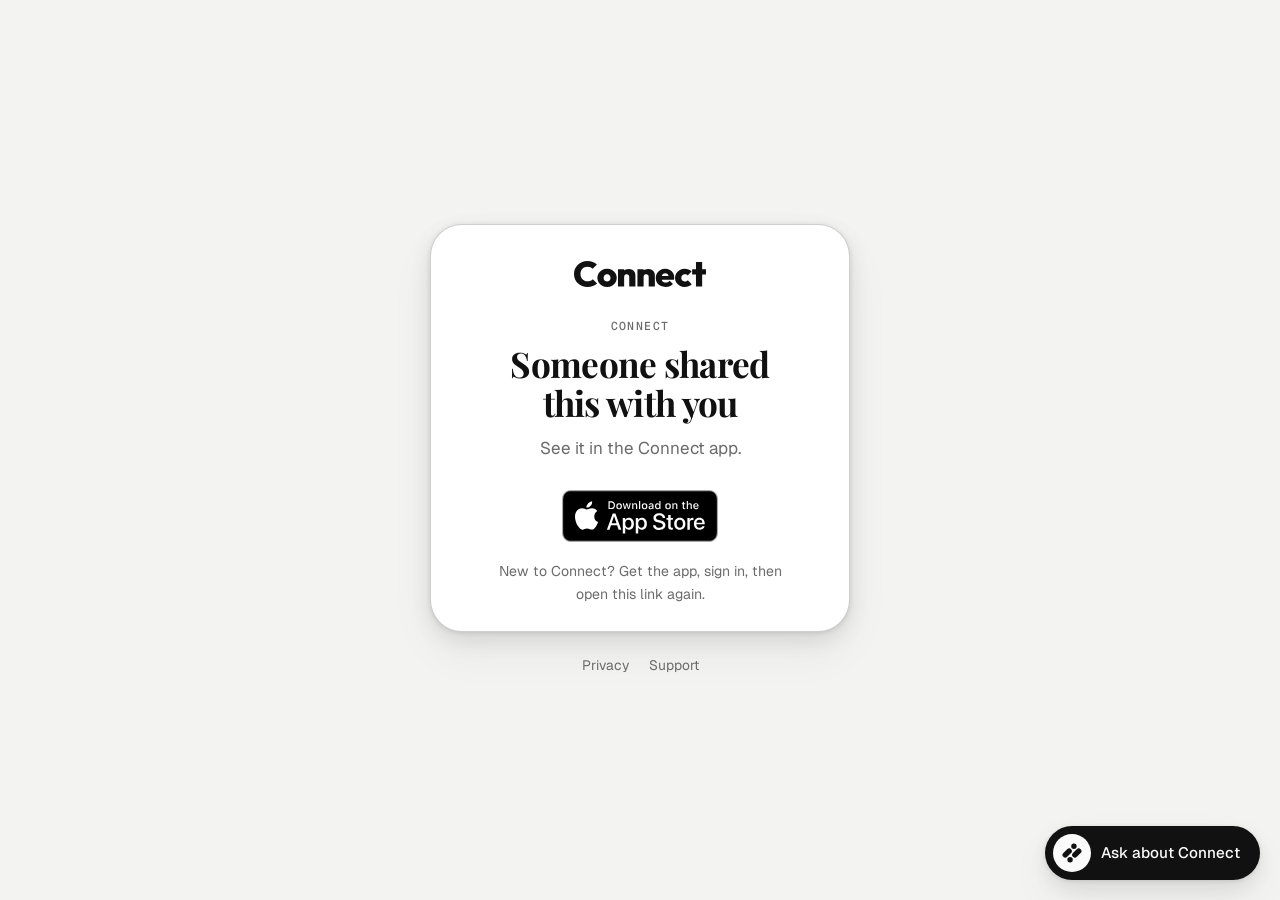
<file: open/index.html>
<!doctype html>
<html lang="en" data-base="../" data-guide="open">
<head>
<meta charset="utf-8">
<meta name="viewport" content="width=device-width, initial-scale=1, viewport-fit=cover">
<title>Connect, For Real</title>
<meta name="description" content="Someone shared this with you on Connect. Open it in the app, or get Connect on the App Store.">
<meta name="theme-color" content="#F3F3F2" media="(prefers-color-scheme: light)">
<meta name="theme-color" content="#0A0A0A" media="(prefers-color-scheme: dark)">
<meta name="robots" content="noindex">
<meta property="og:site_name" content="Connect, For Real">
<meta property="og:title" content="See this on Connect">
<meta property="og:description" content="Open it in Connect, or get the app on the App Store.">
<meta property="og:image" content="https://mahdisaiah.github.io/connect/images/logo.png">
<meta property="og:type" content="website">
<meta name="twitter:card" content="summary">
<meta name="apple-itunes-app" content="app-id=6782110379">
<link rel="icon" href="../assets/favicon.svg" type="image/svg+xml">
<link rel="apple-touch-icon" href="../images/logo.png">
<link rel="preconnect" href="https://fonts.googleapis.com">
<link rel="preconnect" href="https://fonts.gstatic.com" crossorigin>
<link href="https://fonts.googleapis.com/css2?family=Geist:wght@400;500;600&family=Geist+Mono:wght@400;500&family=Playfair+Display:ital,wght@0,700;1,700&display=swap" rel="stylesheet">
<link rel="stylesheet" href="../assets/connect.css">
</head>
<body>
<main class="share">
  <div class="share__card">
    <a class="share__wm" href="https://getconnectapp.github.io/" aria-label="Connect"><svg viewBox="0 0 3716.0 732.0"><use href="../assets/sprite.svg#wm"/></svg></a>
    <p class="label share__kind" id="kind">Connect</p>
    <h1 id="title">Someone shared this with you</h1>
    <p class="share__lead" id="lead">See it in the Connect app.</p>
    <div class="share__acts">
      <a class="btn btn--ink" id="open" href="connect://"><span id="openLabel">Open in Connect</span></a>
      <a class="badge" id="store" href="https://apps.apple.com/app/id6782110379"><img data-badge src="../assets/appstore-black-en-us.svg" alt="Download on the App Store" width="156" height="52"></a>
    </div>
    <p class="share__hint" id="hint">New to Connect? Get the app, sign in, then open this link again.</p>
    <p class="share__hint" id="android" hidden>Connect for Android is coming soon on Google Play.</p>
  </div>
  <nav class="share__foot" aria-label="Legal"><a href="../privacy.html" id="privacy">Privacy</a><a href="../support.html" id="support">Support</a></nav>
</main>

<script>
(function () {
  // Flip to true once the Play Store listing is live.
  var PLAY_LIVE = false;
  var PLAY_URL = "https://play.google.com/store/apps/details?id=com.getconnect.app";

  var fr = /^fr\b/i.test(navigator.language || "");
  var text = fr ? {
    kindProfile: "Profil",
    kindPost: "Publication",
    profileTitle: "{name} est sur Connect",
    profileLead: "Ouvre son profil dans l'app pour le suivre et lui écrire.",
    postTitle: "On t'a partagé une publication",
    postLead: "Ouvre-la dans Connect pour la voir, réagir et commenter.",
    plainTitle: "On t'a partagé quelque chose",
    plainLead: "Ouvre-le dans l'app Connect.",
    open: "Ouvrir dans Connect",
    store: "Télécharger Connect sur l'App Store",
    play: "Télécharger Connect sur Google Play",
    hint: "Nouveau sur Connect ? Télécharge l'app, connecte-toi, puis rouvre ce lien.",
    android: "Connect arrive bientôt sur Google Play."
  } : {
    kindProfile: "Profile",
    kindPost: "Post",
    profileTitle: "{name} is on Connect",
    profileLead: "Open their profile in the app to follow and message them.",
    postTitle: "Someone shared a post with you",
    postLead: "Open it in Connect to see it, react and comment.",
    plainTitle: "Someone shared this with you",
    plainLead: "See it in the Connect app.",
    open: "Open in Connect",
    store: "Get Connect on the App Store",
    play: "Get Connect on Google Play",
    hint: "New to Connect? Get the app, sign in, then open this link again.",
    android: "Connect for Android is coming soon on Google Play."
  };
  document.documentElement.lang = fr ? "fr" : "en";

  var q = new URLSearchParams(location.search);
  var username = (q.get("u") || "").replace(/^@/, "").trim();
  var userId = (q.get("id") || "").trim();
  var postId = (q.get("p") || "").trim();
  var uuid = /^[0-9a-f]{8}-[0-9a-f]{4}-[0-9a-f]{4}-[0-9a-f]{4}-[0-9a-f]{12}$/i;
  var handle = /^[A-Za-z0-9._]{1,40}$/;

  var $ = function (id) { return document.getElementById(id); };
  var deep = null;

  if (uuid.test(postId)) {
    deep = "connect://post?id=" + encodeURIComponent(postId);
    $("kind").textContent = text.kindPost;
    $("title").textContent = text.postTitle;
    $("lead").textContent = text.postLead;
  } else if (handle.test(username) || uuid.test(userId)) {
    deep = handle.test(username)
      ? "connect://profile?username=" + encodeURIComponent(username)
      : "connect://profile?userId=" + encodeURIComponent(userId);
    $("kind").textContent = text.kindProfile;
    $("title").textContent = text.profileTitle.replace(
      "{name}", handle.test(username) ? "@" + username : (fr ? "Quelqu'un" : "Someone"));
    $("lead").textContent = text.profileLead;
  } else {
    $("kind").textContent = "Connect";
    $("title").textContent = text.plainTitle;
    $("lead").textContent = text.plainLead;
  }

  $("openLabel").textContent = text.open;
  $("hint").textContent = text.hint;
  $("android").textContent = text.android;
  document.title = $("title").textContent;

  if (deep) {
    $("open").setAttribute("href", deep);
  } else {
    $("open").remove();
  }

  var isAndroid = /android/i.test(navigator.userAgent || "");
  if (isAndroid) {
    if (PLAY_LIVE) {
      $("store").setAttribute("href", PLAY_URL);
      $("store").className = "btn btn--lg";
      $("store").textContent = text.play;
    } else {
      $("store").remove();
      $("hint").hidden = true;
      $("android").hidden = false;
    }
  }
  var dark = window.matchMedia("(prefers-color-scheme: dark)");
  function badge() {
    var img = document.querySelector("[data-badge]");
    if (!img) return;
    img.src = "../assets/appstore-" + (dark.matches ? "white" : "black") + "-" + (fr ? "fr-fr" : "en-us") + ".svg";
    img.alt = text.store;
  }
  badge();
  if (dark.addEventListener) dark.addEventListener("change", badge);
  $("privacy").textContent = fr ? "Confidentialité" : "Privacy";
  $("support").textContent = fr ? "Aide" : "Support";
})();
</script>
<script src="../assets/guide.js"></script>
</body>
</html>
</file>
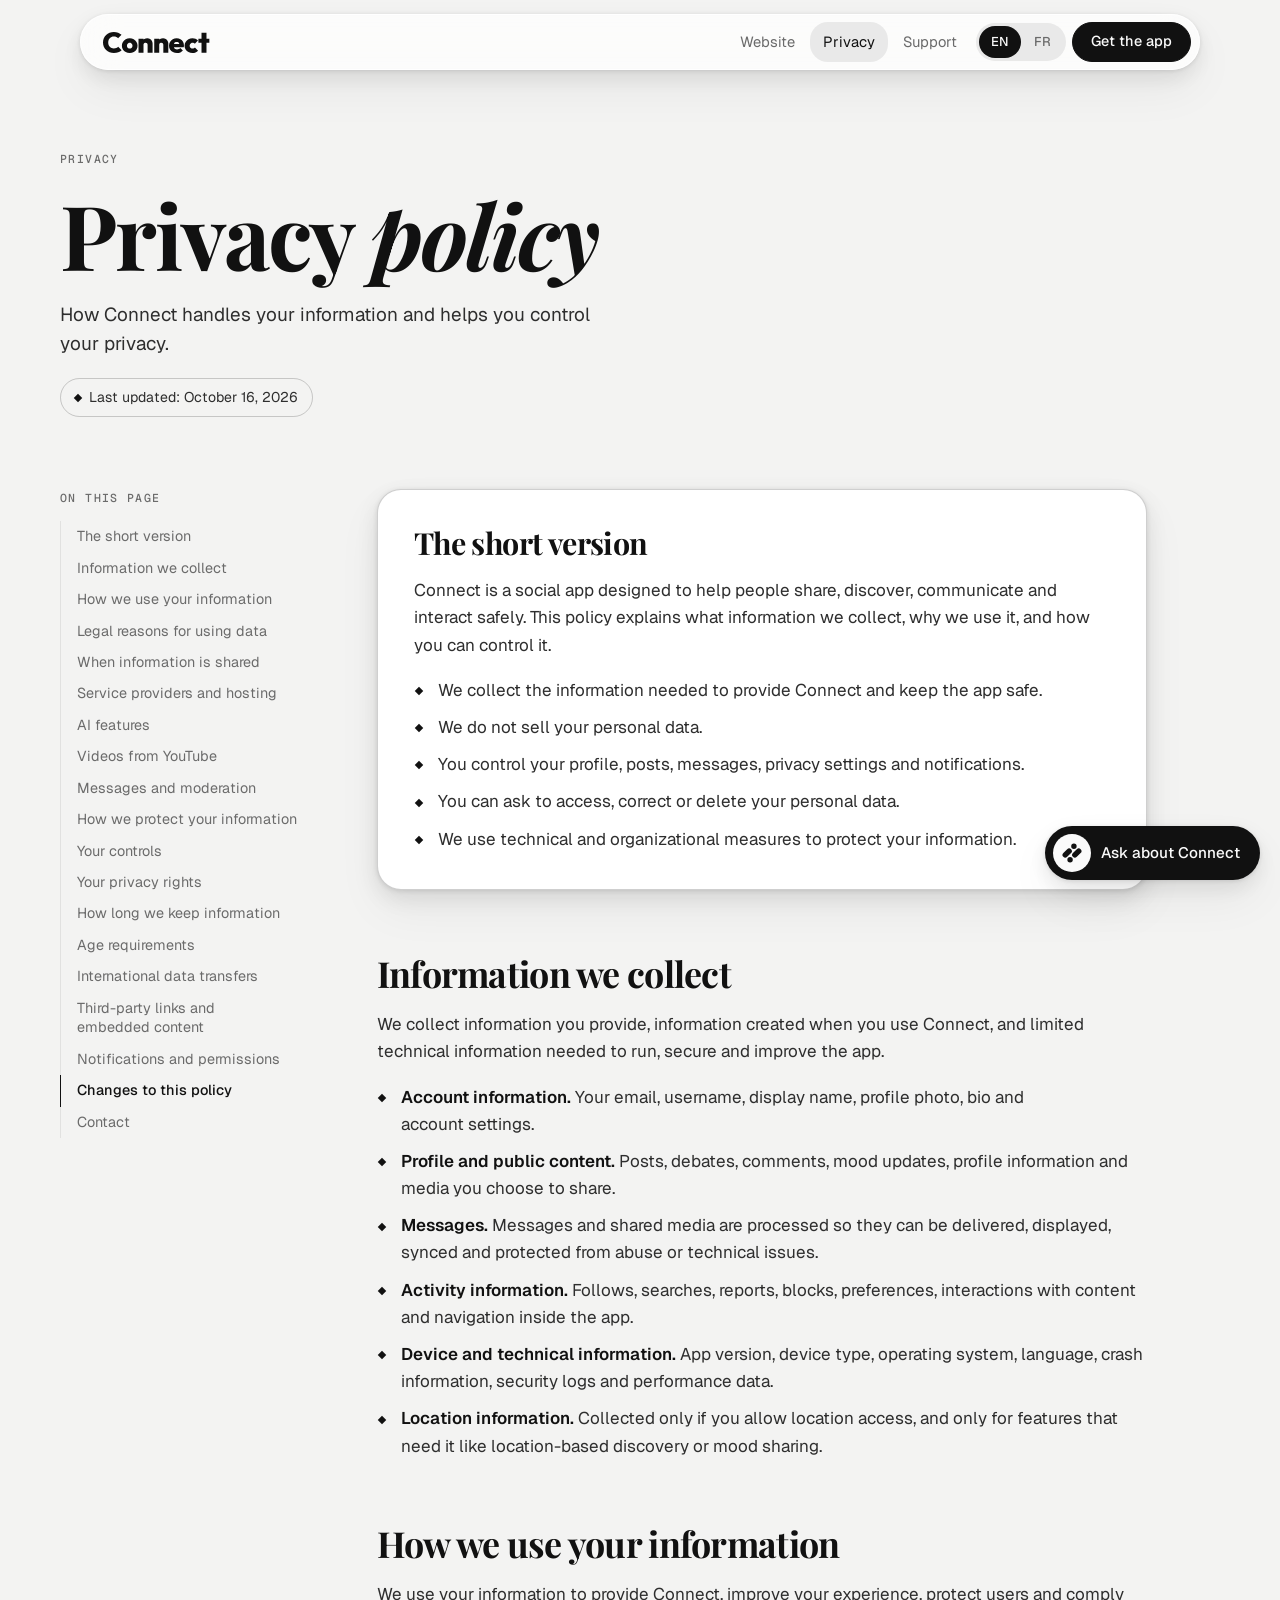
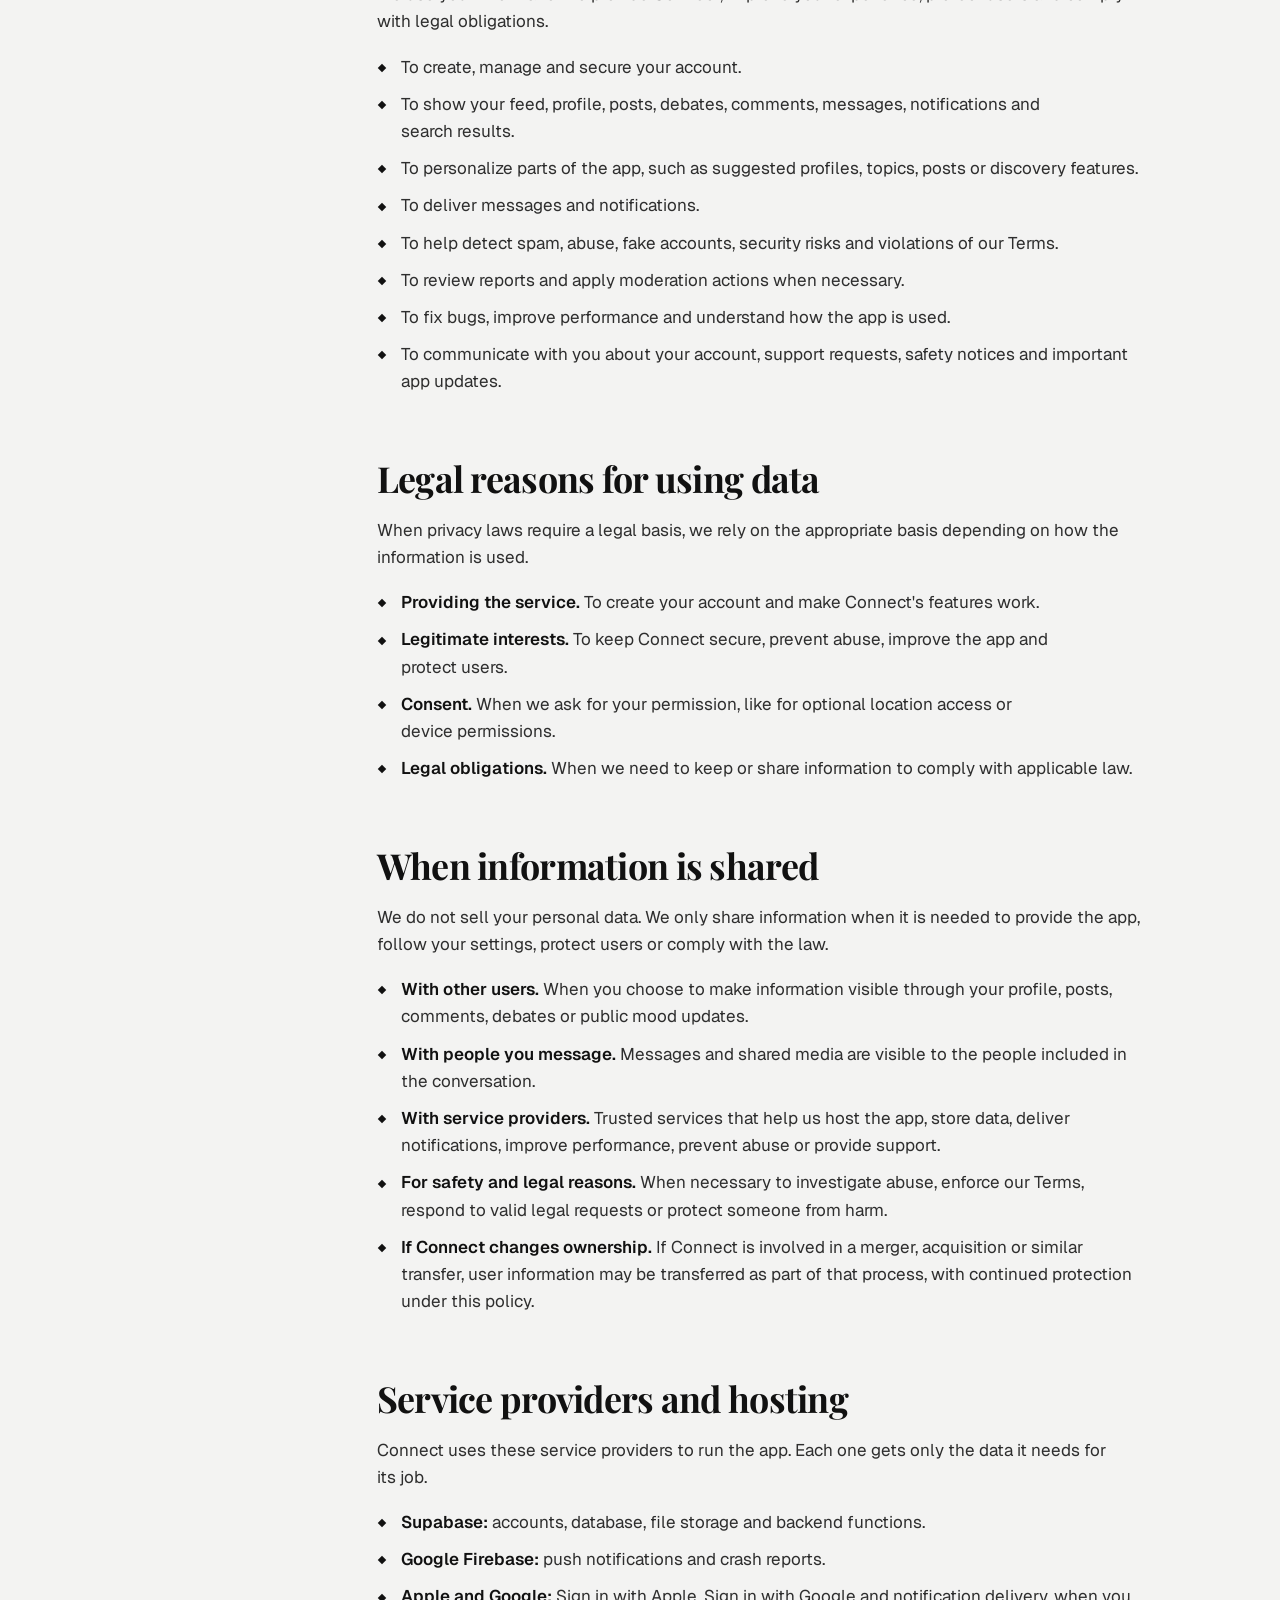
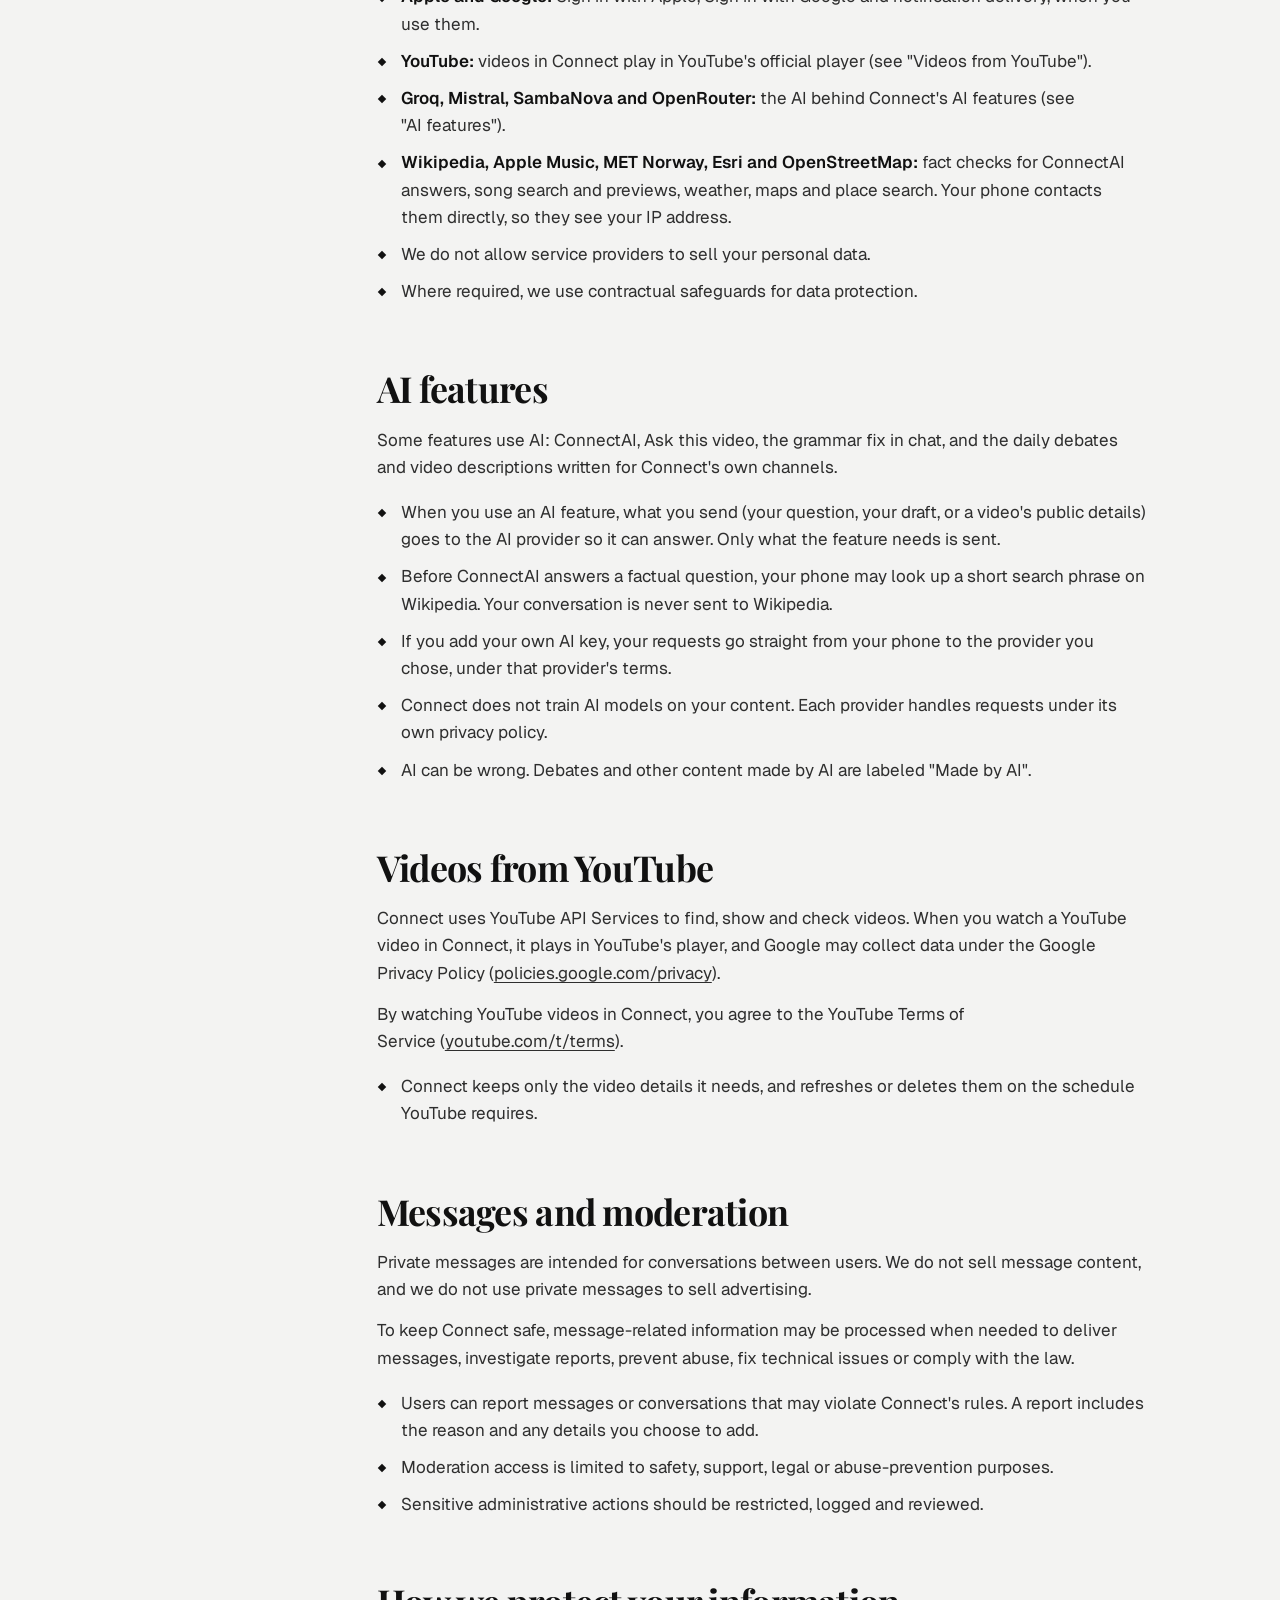
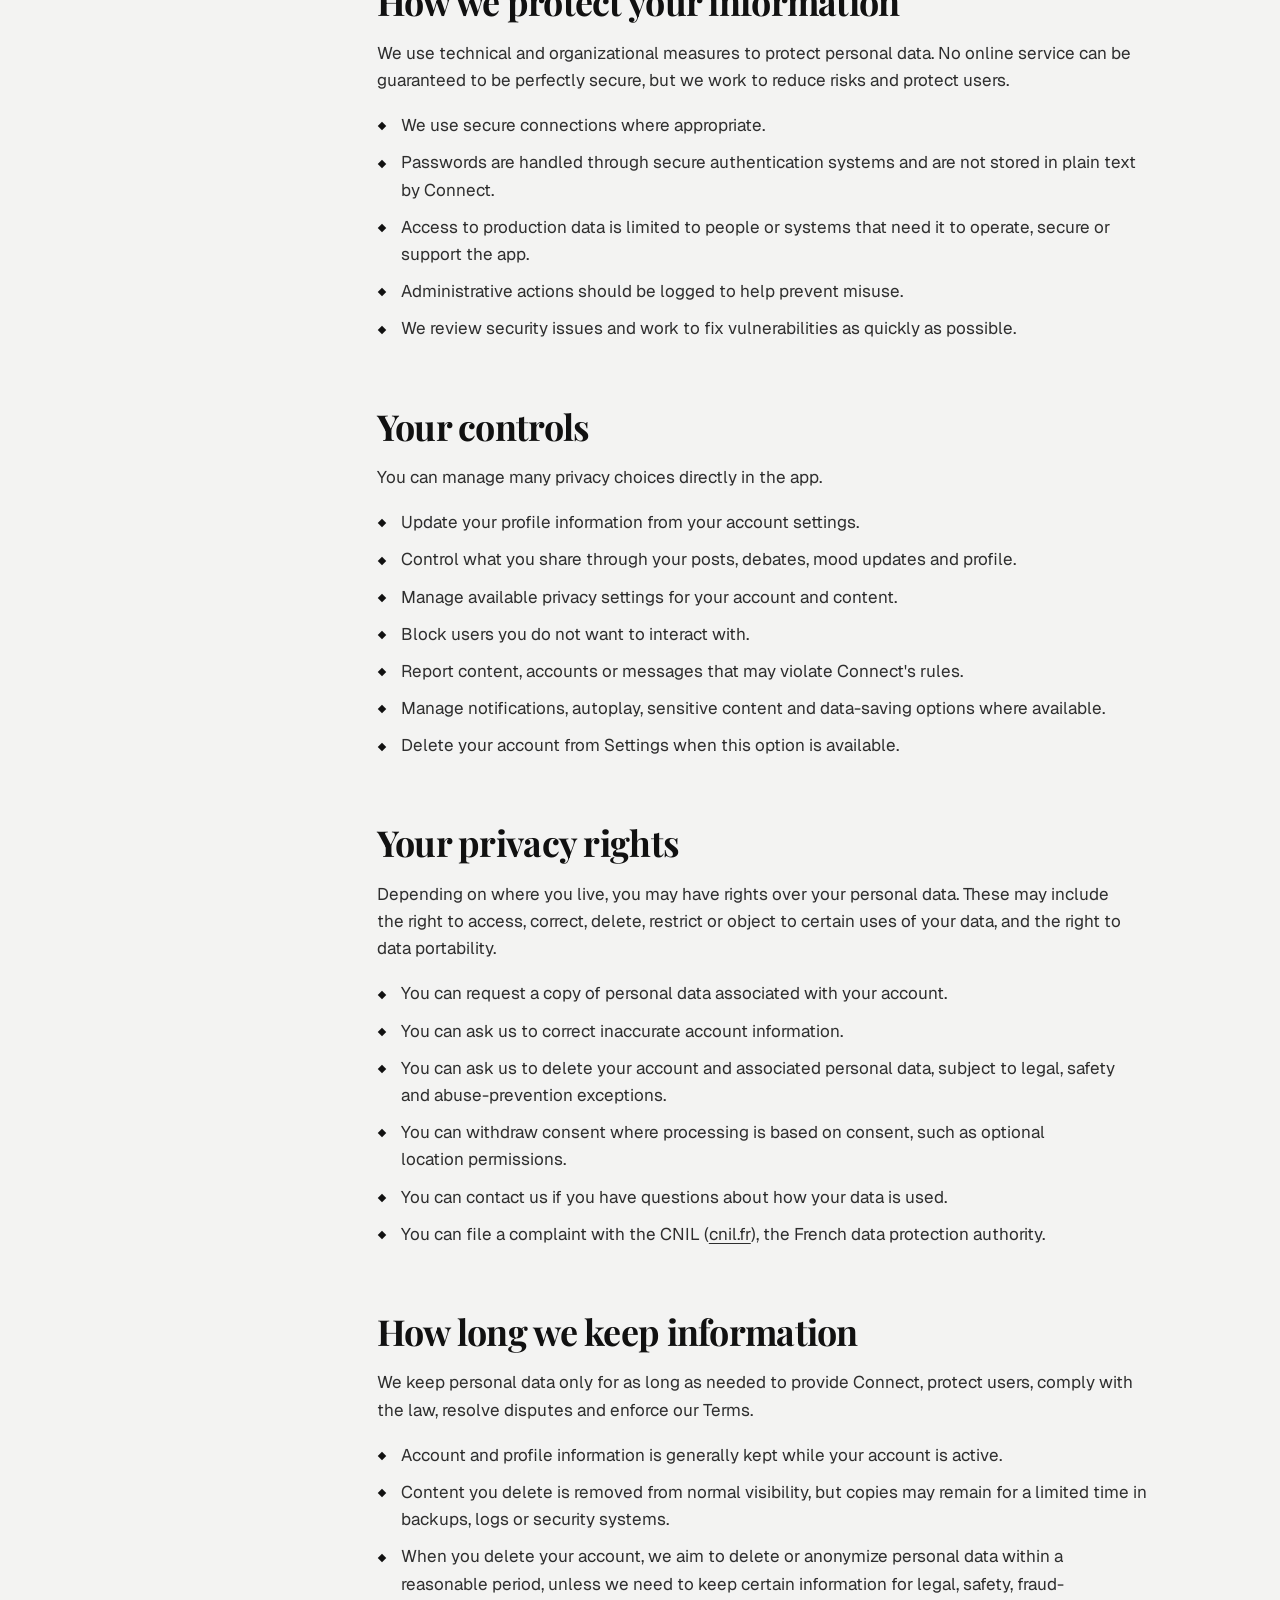
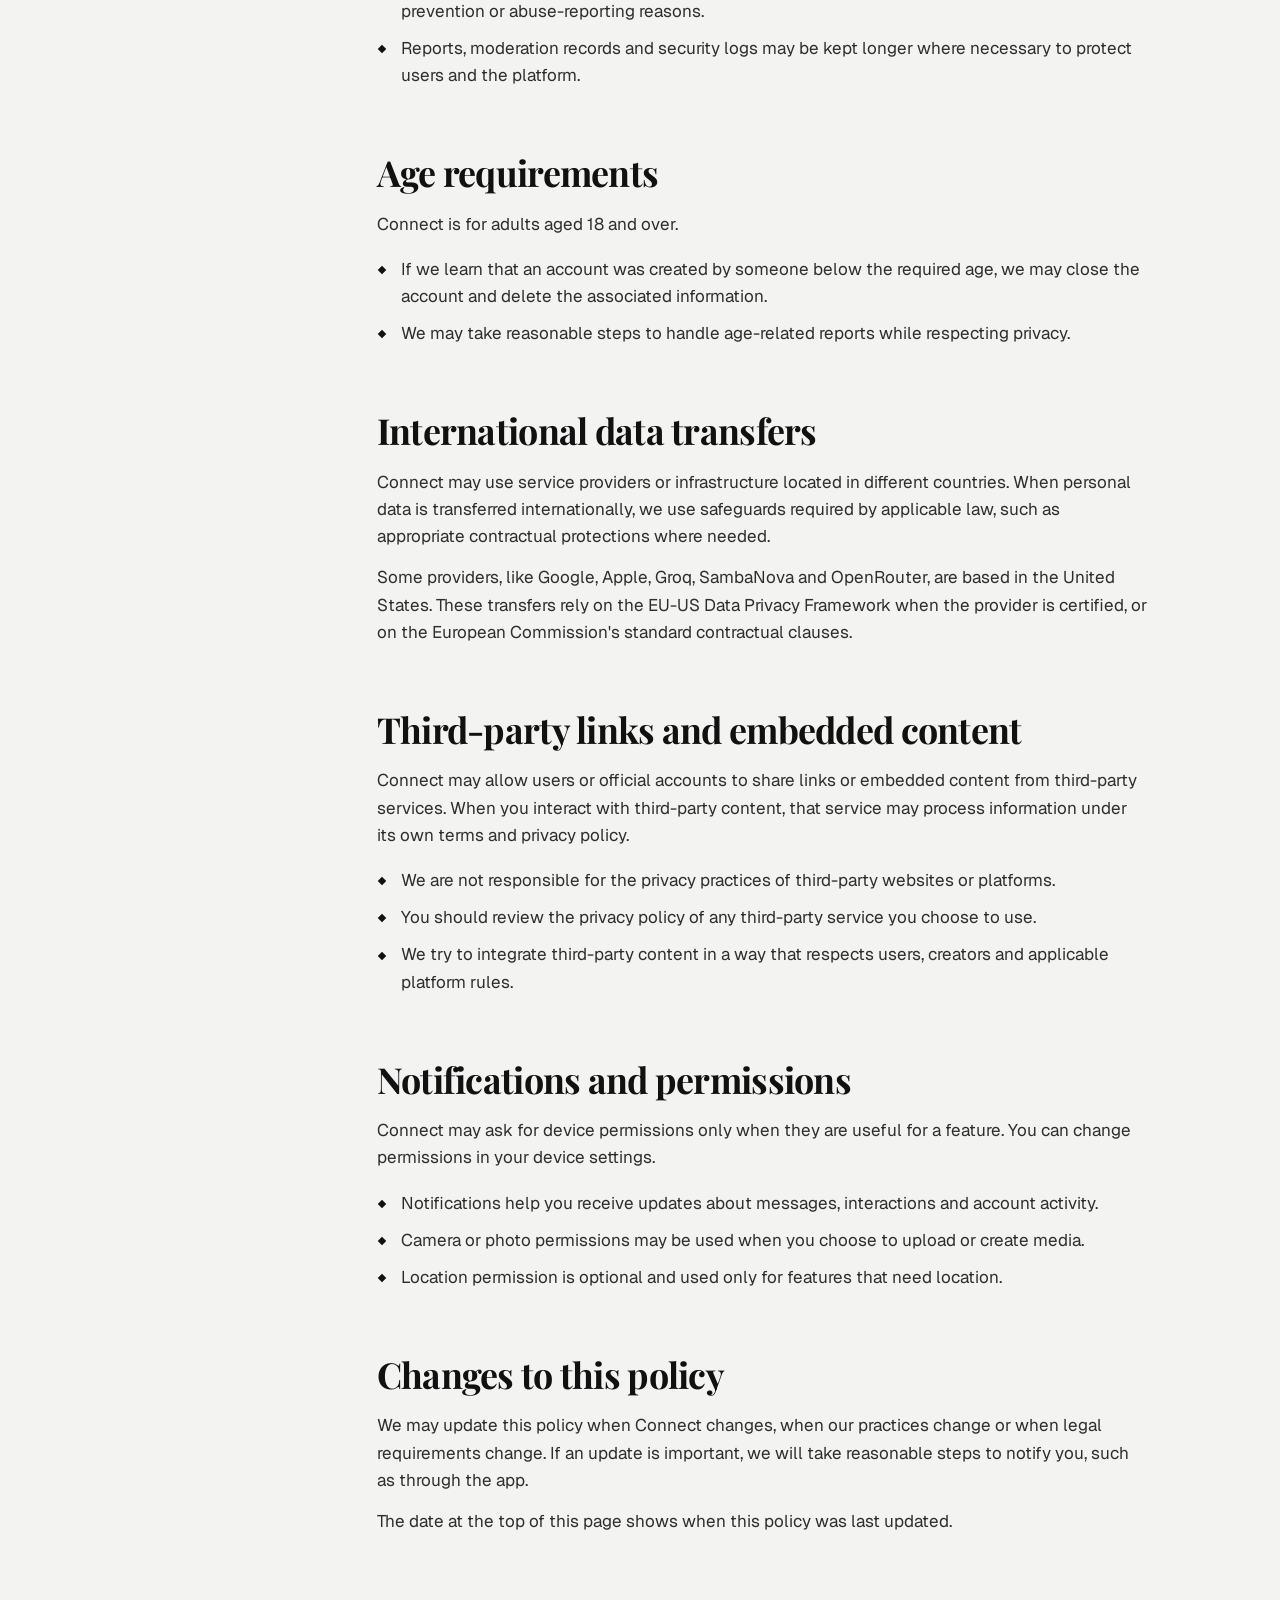
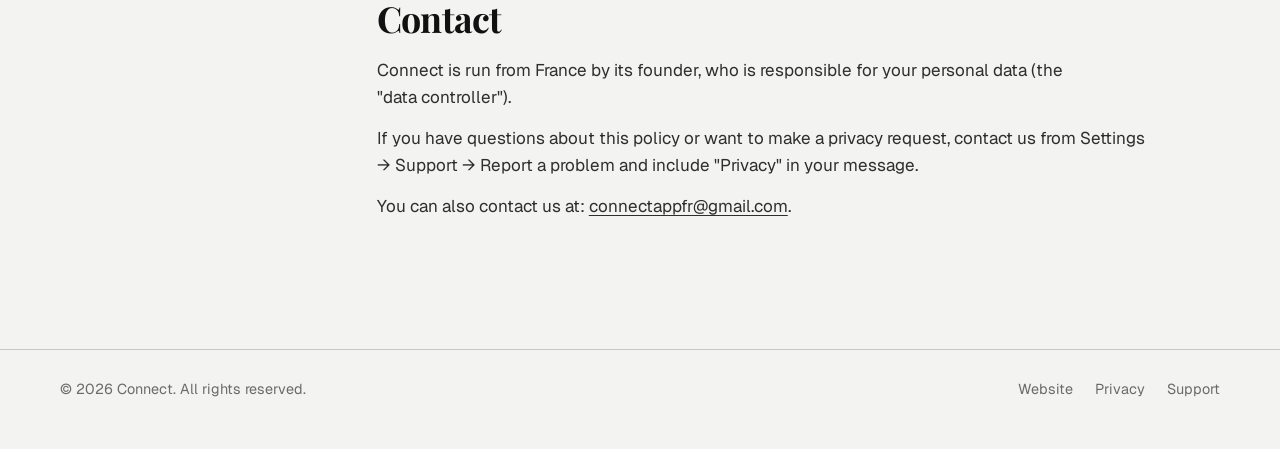
<file: privacy.html>
<!doctype html>
<html lang="en" data-title-en="Connect Privacy Policy" data-title-fr="Politique de confidentialité de Connect" data-base="" data-guide="privacy">
<head>
<meta charset="utf-8">
<meta name="viewport" content="width=device-width, initial-scale=1, viewport-fit=cover">
<title>Connect Privacy Policy</title>
<meta name="description" content="How Connect handles your information and helps you control your privacy.">
<meta name="theme-color" content="#F3F3F2" media="(prefers-color-scheme: light)">
<meta name="theme-color" content="#0A0A0A" media="(prefers-color-scheme: dark)">
<meta name="apple-itunes-app" content="app-id=6782110379">
<link rel="icon" href="assets/favicon.svg" type="image/svg+xml">
<link rel="apple-touch-icon" href="images/logo.png">
<link rel="preconnect" href="https://fonts.googleapis.com">
<link rel="preconnect" href="https://fonts.gstatic.com" crossorigin>
<link href="https://fonts.googleapis.com/css2?family=Geist:wght@400;500;600&family=Geist+Mono:wght@400;500&family=Playfair+Display:ital,wght@0,700;1,700&display=swap" rel="stylesheet">
<link rel="stylesheet" href="assets/connect.css">
</head>
<body>
<header class="nav" id="nav">
  <div class="nav__bar">
    <a class="wm" href="https://getconnectapp.github.io/" aria-label="Connect"><svg viewBox="0 0 3716.0 732.0"><use href="assets/sprite.svg#wm"/></svg></a>
    <nav class="nav__links" aria-label="Pages">
      <a href="https://getconnectapp.github.io/" data-fr="Le site">Website</a>
      <a href="privacy.html" aria-current="page" data-fr="Confidentialité">Privacy</a>
      <a href="support.html" data-fr="Aide">Support</a>
    </nav>
    <div class="seg" id="lang" role="group" aria-label="Language">
      <span class="seg__pill"></span>
      <button type="button" data-lang="en" aria-pressed="true">EN</button>
      <button type="button" data-lang="fr" aria-pressed="false">FR</button>
    </div>
    <a class="btn btn--ink btn--sm" href="https://apps.apple.com/app/id6782110379" data-fr="Télécharger">Get the app</a>
  </div>
</header>
<main id="top">
  <section class="wrap hero">
    <p class="label" data-fr="Confidentialité">Privacy</p>
    <h1 class="display" data-fr="Politique de <em>confidentialité</em>">Privacy <em>policy</em></h1>
    <p class="lead" data-fr="Comment Connect traite tes informations et t'aide à garder le contrôle sur ta vie privée.">How Connect handles your information and helps you control your privacy.</p>
    <p class="updated" data-fr="Dernière mise à jour : 16 octobre 2026">Last updated: October 16, 2026</p>
  </section>
  <div class="wrap doc" data-l="en">
    <aside class="toc" aria-label="On this page">
      <p class="label">On this page</p>
      <ol>
        <li><a href="#short">The short version</a></li>
        <li><a href="#collect">Information we collect</a></li>
        <li><a href="#use">How we use your information</a></li>
        <li><a href="#legal">Legal reasons for using data</a></li>
        <li><a href="#sharing">When information is shared</a></li>
        <li><a href="#providers">Service providers and hosting</a></li>
        <li><a href="#ai">AI features</a></li>
        <li><a href="#youtube">Videos from YouTube</a></li>
        <li><a href="#messages">Messages and moderation</a></li>
        <li><a href="#protect">How we protect your information</a></li>
        <li><a href="#controls">Your controls</a></li>
        <li><a href="#rights">Your privacy rights</a></li>
        <li><a href="#retention">How long we keep information</a></li>
        <li><a href="#age">Age requirements</a></li>
        <li><a href="#transfers">International data transfers</a></li>
        <li><a href="#third">Third-party links and embedded content</a></li>
        <li><a href="#permissions">Notifications and permissions</a></li>
        <li><a href="#changes">Changes to this policy</a></li>
        <li><a href="#contact">Contact</a></li>
      </ol>
    </aside>
    <article class="prose">
      <details class="toc__m"><summary>On this page<svg class="i"><use href="assets/sprite.svg#caret-right"/></svg></summary><ol>
        <li><a href="#short">The short version</a></li>
        <li><a href="#collect">Information we collect</a></li>
        <li><a href="#use">How we use your information</a></li>
        <li><a href="#legal">Legal reasons for using data</a></li>
        <li><a href="#sharing">When information is shared</a></li>
        <li><a href="#providers">Service providers and hosting</a></li>
        <li><a href="#ai">AI features</a></li>
        <li><a href="#youtube">Videos from YouTube</a></li>
        <li><a href="#messages">Messages and moderation</a></li>
        <li><a href="#protect">How we protect your information</a></li>
        <li><a href="#controls">Your controls</a></li>
        <li><a href="#rights">Your privacy rights</a></li>
        <li><a href="#retention">How long we keep information</a></li>
        <li><a href="#age">Age requirements</a></li>
        <li><a href="#transfers">International data transfers</a></li>
        <li><a href="#third">Third-party links and embedded content</a></li>
        <li><a href="#permissions">Notifications and permissions</a></li>
        <li><a href="#changes">Changes to this policy</a></li>
        <li><a href="#contact">Contact</a></li>
      </ol></details>
      <section id="short" class="short">
        <h2>The short version</h2>
        <p>Connect is a social app designed to help people share, discover, communicate and interact safely. This policy explains what information we collect, why we use it, and how you can control it.</p>
        <ul>
          <li>We collect the information needed to provide Connect and keep the app safe.</li>
          <li>We do not sell your personal data.</li>
          <li>You control your profile, posts, messages, privacy settings and notifications.</li>
          <li>You can ask to access, correct or delete your personal data.</li>
          <li>We use technical and organizational measures to protect your information.</li>
        </ul>
      </section>
      <section id="collect">
        <h2>Information we collect</h2>
        <p>We collect information you provide, information created when you use Connect, and limited technical information needed to run, secure and improve the app.</p>
        <ul>
          <li><b>Account information.</b> Your email, username, display name, profile photo, bio and account settings.</li>
          <li><b>Profile and public content.</b> Posts, debates, comments, mood updates, profile information and media you choose to share.</li>
          <li><b>Messages.</b> Messages and shared media are processed so they can be delivered, displayed, synced and protected from abuse or technical issues.</li>
          <li><b>Activity information.</b> Follows, searches, reports, blocks, preferences, interactions with content and navigation inside the app.</li>
          <li><b>Device and technical information.</b> App version, device type, operating system, language, crash information, security logs and performance data.</li>
          <li><b>Location information.</b> Collected only if you allow location access, and only for features that need it like location-based discovery or mood sharing.</li>
        </ul>
      </section>
      <section id="use">
        <h2>How we use your information</h2>
        <p>We use your information to provide Connect, improve your experience, protect users and comply with legal obligations.</p>
        <ul>
          <li>To create, manage and secure your account.</li>
          <li>To show your feed, profile, posts, debates, comments, messages, notifications and search results.</li>
          <li>To personalize parts of the app, such as suggested profiles, topics, posts or discovery features.</li>
          <li>To deliver messages and notifications.</li>
          <li>To help detect spam, abuse, fake accounts, security risks and violations of our Terms.</li>
          <li>To review reports and apply moderation actions when necessary.</li>
          <li>To fix bugs, improve performance and understand how the app is used.</li>
          <li>To communicate with you about your account, support requests, safety notices and important app updates.</li>
        </ul>
      </section>
      <section id="legal">
        <h2>Legal reasons for using data</h2>
        <p>When privacy laws require a legal basis, we rely on the appropriate basis depending on how the information is used.</p>
        <ul>
          <li><b>Providing the service.</b> To create your account and make Connect's features work.</li>
          <li><b>Legitimate interests.</b> To keep Connect secure, prevent abuse, improve the app and protect users.</li>
          <li><b>Consent.</b> When we ask for your permission, like for optional location access or device permissions.</li>
          <li><b>Legal obligations.</b> When we need to keep or share information to comply with applicable law.</li>
        </ul>
      </section>
      <section id="sharing">
        <h2>When information is shared</h2>
        <p>We do not sell your personal data. We only share information when it is needed to provide the app, follow your settings, protect users or comply with the law.</p>
        <ul>
          <li><b>With other users.</b> When you choose to make information visible through your profile, posts, comments, debates or public mood updates.</li>
          <li><b>With people you message.</b> Messages and shared media are visible to the people included in the conversation.</li>
          <li><b>With service providers.</b> Trusted services that help us host the app, store data, deliver notifications, improve performance, prevent abuse or provide support.</li>
          <li><b>For safety and legal reasons.</b> When necessary to investigate abuse, enforce our Terms, respond to valid legal requests or protect someone from harm.</li>
          <li><b>If Connect changes ownership.</b> If Connect is involved in a merger, acquisition or similar transfer, user information may be transferred as part of that process, with continued protection under this policy.</li>
        </ul>
      </section>
      <section id="providers">
        <h2>Service providers and hosting</h2>
        <p>Connect uses these service providers to run the app. Each one gets only the data it needs for its job.</p>
        <ul>
          <li><b>Supabase:</b> accounts, database, file storage and backend functions.</li>
          <li><b>Google Firebase:</b> push notifications and crash reports.</li>
          <li><b>Apple and Google:</b> Sign in with Apple, Sign in with Google and notification delivery, when you use them.</li>
          <li><b>YouTube:</b> videos in Connect play in YouTube's official player (see "Videos from YouTube").</li>
          <li><b>Groq, Mistral, SambaNova and OpenRouter:</b> the AI behind Connect's AI features (see "AI features").</li>
          <li><b>Wikipedia, Apple Music, MET Norway, Esri and OpenStreetMap:</b> fact checks for ConnectAI answers, song search and previews, weather, maps and place search. Your phone contacts them directly, so they see your IP address.</li>
          <li>We do not allow service providers to sell your personal data.</li>
          <li>Where required, we use contractual safeguards for data protection.</li>
        </ul>
      </section>
      <section id="ai">
        <h2>AI features</h2>
        <p>Some features use AI: ConnectAI, Ask this video, the grammar fix in chat, and the daily debates and video descriptions written for Connect's own channels.</p>
        <ul>
          <li>When you use an AI feature, what you send (your question, your draft, or a video's public details) goes to the AI provider so it can answer. Only what the feature needs is sent.</li>
          <li>Before ConnectAI answers a factual question, your phone may look up a short search phrase on Wikipedia. Your conversation is never sent to Wikipedia.</li>
          <li>If you add your own AI key, your requests go straight from your phone to the provider you chose, under that provider's terms.</li>
          <li>Connect does not train AI models on your content. Each provider handles requests under its own privacy policy.</li>
          <li>AI can be wrong. Debates and other content made by AI are labeled "Made by AI".</li>
        </ul>
      </section>
      <section id="youtube">
        <h2>Videos from YouTube</h2>
        <p>Connect uses YouTube API Services to find, show and check videos. When you watch a YouTube video in Connect, it plays in YouTube's player, and Google may collect data under the Google Privacy Policy (<a href="https://policies.google.com/privacy">policies.google.com/privacy</a>).</p>
        <p>By watching YouTube videos in Connect, you agree to the YouTube Terms of Service (<a href="https://www.youtube.com/t/terms">youtube.com/t/terms</a>).</p>
        <ul>
          <li>Connect keeps only the video details it needs, and refreshes or deletes them on the schedule YouTube requires.</li>
        </ul>
      </section>
      <section id="messages">
        <h2>Messages and moderation</h2>
        <p>Private messages are intended for conversations between users. We do not sell message content, and we do not use private messages to sell advertising.</p>
        <p>To keep Connect safe, message-related information may be processed when needed to deliver messages, investigate reports, prevent abuse, fix technical issues or comply with the law.</p>
        <ul>
          <li>Users can report messages or conversations that may violate Connect's rules. A report includes the reason and any details you choose to add.</li>
          <li>Moderation access is limited to safety, support, legal or abuse-prevention purposes.</li>
          <li>Sensitive administrative actions should be restricted, logged and reviewed.</li>
        </ul>
      </section>
      <section id="protect">
        <h2>How we protect your information</h2>
        <p>We use technical and organizational measures to protect personal data. No online service can be guaranteed to be perfectly secure, but we work to reduce risks and protect users.</p>
        <ul>
          <li>We use secure connections where appropriate.</li>
          <li>Passwords are handled through secure authentication systems and are not stored in plain text by Connect.</li>
          <li>Access to production data is limited to people or systems that need it to operate, secure or support the app.</li>
          <li>Administrative actions should be logged to help prevent misuse.</li>
          <li>We review security issues and work to fix vulnerabilities as quickly as possible.</li>
        </ul>
      </section>
      <section id="controls">
        <h2>Your controls</h2>
        <p>You can manage many privacy choices directly in the app.</p>
        <ul>
          <li>Update your profile information from your account settings.</li>
          <li>Control what you share through your posts, debates, mood updates and profile.</li>
          <li>Manage available privacy settings for your account and content.</li>
          <li>Block users you do not want to interact with.</li>
          <li>Report content, accounts or messages that may violate Connect's rules.</li>
          <li>Manage notifications, autoplay, sensitive content and data-saving options where available.</li>
          <li>Delete your account from Settings when this option is available.</li>
        </ul>
      </section>
      <section id="rights">
        <h2>Your privacy rights</h2>
        <p>Depending on where you live, you may have rights over your personal data. These may include the right to access, correct, delete, restrict or object to certain uses of your data, and the right to data portability.</p>
        <ul>
          <li>You can request a copy of personal data associated with your account.</li>
          <li>You can ask us to correct inaccurate account information.</li>
          <li>You can ask us to delete your account and associated personal data, subject to legal, safety and abuse-prevention exceptions.</li>
          <li>You can withdraw consent where processing is based on consent, such as optional location permissions.</li>
          <li>You can contact us if you have questions about how your data is used.</li>
          <li>You can file a complaint with the CNIL (<a href="https://www.cnil.fr">cnil.fr</a>), the French data protection authority.</li>
        </ul>
      </section>
      <section id="retention">
        <h2>How long we keep information</h2>
        <p>We keep personal data only for as long as needed to provide Connect, protect users, comply with the law, resolve disputes and enforce our Terms.</p>
        <ul>
          <li>Account and profile information is generally kept while your account is active.</li>
          <li>Content you delete is removed from normal visibility, but copies may remain for a limited time in backups, logs or security systems.</li>
          <li>When you delete your account, we aim to delete or anonymize personal data within a reasonable period, unless we need to keep certain information for legal, safety, fraud-prevention or abuse-reporting reasons.</li>
          <li>Reports, moderation records and security logs may be kept longer where necessary to protect users and the platform.</li>
        </ul>
      </section>
      <section id="age">
        <h2>Age requirements</h2>
        <p>Connect is for adults aged 18 and over.</p>
        <ul>
          <li>If we learn that an account was created by someone below the required age, we may close the account and delete the associated information.</li>
          <li>We may take reasonable steps to handle age-related reports while respecting privacy.</li>
        </ul>
      </section>
      <section id="transfers">
        <h2>International data transfers</h2>
        <p>Connect may use service providers or infrastructure located in different countries. When personal data is transferred internationally, we use safeguards required by applicable law, such as appropriate contractual protections where needed.</p>
        <p>Some providers, like Google, Apple, Groq, SambaNova and OpenRouter, are based in the United States. These transfers rely on the EU-US Data Privacy Framework when the provider is certified, or on the European Commission's standard contractual clauses.</p>
      </section>
      <section id="third">
        <h2>Third-party links and embedded content</h2>
        <p>Connect may allow users or official accounts to share links or embedded content from third-party services. When you interact with third-party content, that service may process information under its own terms and privacy policy.</p>
        <ul>
          <li>We are not responsible for the privacy practices of third-party websites or platforms.</li>
          <li>You should review the privacy policy of any third-party service you choose to use.</li>
          <li>We try to integrate third-party content in a way that respects users, creators and applicable platform rules.</li>
        </ul>
      </section>
      <section id="permissions">
        <h2>Notifications and permissions</h2>
        <p>Connect may ask for device permissions only when they are useful for a feature. You can change permissions in your device settings.</p>
        <ul>
          <li>Notifications help you receive updates about messages, interactions and account activity.</li>
          <li>Camera or photo permissions may be used when you choose to upload or create media.</li>
          <li>Location permission is optional and used only for features that need location.</li>
        </ul>
      </section>
      <section id="changes">
        <h2>Changes to this policy</h2>
        <p>We may update this policy when Connect changes, when our practices change or when legal requirements change. If an update is important, we will take reasonable steps to notify you, such as through the app.</p>
        <p>The date at the top of this page shows when this policy was last updated.</p>
      </section>
      <section id="contact">
        <h2>Contact</h2>
        <p>Connect is run from France by its founder, who is responsible for your personal data (the "data controller").</p>
        <p>If you have questions about this policy or want to make a privacy request, contact us from Settings &rarr; Support &rarr; Report a problem and include "Privacy" in your message.</p>
        <p>You can also contact us at: <a href="mailto:connectappfr@gmail.com">connectappfr@gmail.com</a>.</p>
      </section>
    </article>
  </div>
  <div class="wrap doc" data-l="fr" hidden>
    <aside class="toc" aria-label="Sur cette page">
      <p class="label">Sur cette page</p>
      <ol>
        <li><a href="#fr-short">En bref</a></li>
        <li><a href="#fr-collect">Les informations que nous collectons</a></li>
        <li><a href="#fr-use">Comment nous utilisons tes informations</a></li>
        <li><a href="#fr-legal">Les bases légales</a></li>
        <li><a href="#fr-sharing">Quand des informations sont partagées</a></li>
        <li><a href="#fr-providers">Prestataires et hébergement</a></li>
        <li><a href="#fr-ai">Fonctionnalités d'IA</a></li>
        <li><a href="#fr-youtube">Vidéos YouTube</a></li>
        <li><a href="#fr-messages">Messages et modération</a></li>
        <li><a href="#fr-protect">Comment nous protégeons tes informations</a></li>
        <li><a href="#fr-controls">Tes réglages</a></li>
        <li><a href="#fr-rights">Tes droits</a></li>
        <li><a href="#fr-retention">Combien de temps nous gardons les informations</a></li>
        <li><a href="#fr-age">Conditions d'âge</a></li>
        <li><a href="#fr-transfers">Transferts internationaux</a></li>
        <li><a href="#fr-third">Liens et contenus tiers</a></li>
        <li><a href="#fr-permissions">Notifications et autorisations</a></li>
        <li><a href="#fr-changes">Modifications de cette politique</a></li>
        <li><a href="#fr-contact">Contact</a></li>
      </ol>
    </aside>
    <article class="prose">
      <details class="toc__m"><summary>Sur cette page<svg class="i"><use href="assets/sprite.svg#caret-right"/></svg></summary><ol>
        <li><a href="#fr-short">En bref</a></li>
        <li><a href="#fr-collect">Les informations que nous collectons</a></li>
        <li><a href="#fr-use">Comment nous utilisons tes informations</a></li>
        <li><a href="#fr-legal">Les bases légales</a></li>
        <li><a href="#fr-sharing">Quand des informations sont partagées</a></li>
        <li><a href="#fr-providers">Prestataires et hébergement</a></li>
        <li><a href="#fr-ai">Fonctionnalités d'IA</a></li>
        <li><a href="#fr-youtube">Vidéos YouTube</a></li>
        <li><a href="#fr-messages">Messages et modération</a></li>
        <li><a href="#fr-protect">Comment nous protégeons tes informations</a></li>
        <li><a href="#fr-controls">Tes réglages</a></li>
        <li><a href="#fr-rights">Tes droits</a></li>
        <li><a href="#fr-retention">Combien de temps nous gardons les informations</a></li>
        <li><a href="#fr-age">Conditions d'âge</a></li>
        <li><a href="#fr-transfers">Transferts internationaux</a></li>
        <li><a href="#fr-third">Liens et contenus tiers</a></li>
        <li><a href="#fr-permissions">Notifications et autorisations</a></li>
        <li><a href="#fr-changes">Modifications de cette politique</a></li>
        <li><a href="#fr-contact">Contact</a></li>
      </ol></details>
      <section id="fr-short" class="short">
        <h2>En bref</h2>
        <p>Connect est une app sociale pensée pour partager, découvrir, échanger et interagir en sécurité. Cette politique explique quelles informations nous collectons, pourquoi nous les utilisons et comment tu peux les contrôler.</p>
        <ul>
          <li>Nous collectons les informations nécessaires pour faire fonctionner Connect et garder l'app sûre.</li>
          <li>Nous ne vendons pas tes données personnelles.</li>
          <li>Tu contrôles ton profil, tes publications, tes messages, tes réglages de confidentialité et tes notifications.</li>
          <li>Tu peux demander à accéder à tes données personnelles, à les corriger ou à les supprimer.</li>
          <li>Nous utilisons des mesures techniques et organisationnelles pour protéger tes informations.</li>
        </ul>
      </section>
      <section id="fr-collect">
        <h2>Les informations que nous collectons</h2>
        <p>Nous collectons les informations que tu fournis, celles créées quand tu utilises Connect, et quelques informations techniques nécessaires pour faire tourner, sécuriser et améliorer l'app.</p>
        <ul>
          <li><b>Informations de compte.</b> Ton e-mail, ton nom d'utilisateur, ton nom affiché, ta photo de profil, ta bio et les réglages de ton compte.</li>
          <li><b>Profil et contenus publics.</b> Les publications, débats, commentaires, humeurs, informations de profil et médias que tu choisis de partager.</li>
          <li><b>Messages.</b> Les messages et médias partagés sont traités pour pouvoir être envoyés, affichés, synchronisés et protégés contre les abus ou les problèmes techniques.</li>
          <li><b>Activité.</b> Abonnements, recherches, signalements, blocages, préférences, interactions avec les contenus et navigation dans l'app.</li>
          <li><b>Appareil et informations techniques.</b> Version de l'app, type d'appareil, système d'exploitation, langue, rapports de plantage, journaux de sécurité et données de performance.</li>
          <li><b>Localisation.</b> Collectée seulement si tu autorises l'accès à ta position, et seulement pour les fonctionnalités qui en ont besoin, comme la découverte autour de toi ou le partage d'humeur.</li>
        </ul>
      </section>
      <section id="fr-use">
        <h2>Comment nous utilisons tes informations</h2>
        <p>Nous utilisons tes informations pour faire fonctionner Connect, améliorer ton expérience, protéger les utilisateurs et respecter nos obligations légales.</p>
        <ul>
          <li>Pour créer, gérer et sécuriser ton compte.</li>
          <li>Pour afficher ton feed, ton profil, les publications, débats, commentaires, messages, notifications et résultats de recherche.</li>
          <li>Pour personnaliser certaines parties de l'app, comme les profils, sujets, publications ou fonctionnalités de découverte suggérés.</li>
          <li>Pour envoyer les messages et les notifications.</li>
          <li>Pour aider à détecter le spam, les abus, les faux comptes, les risques de sécurité et les violations de nos Conditions.</li>
          <li>Pour examiner les signalements et appliquer des mesures de modération si nécessaire.</li>
          <li>Pour corriger les bugs, améliorer les performances et comprendre comment l'app est utilisée.</li>
          <li>Pour te contacter au sujet de ton compte, de tes demandes d'aide, d'avis de sécurité et de mises à jour importantes de l'app.</li>
        </ul>
      </section>
      <section id="fr-legal">
        <h2>Les bases légales</h2>
        <p>Quand la loi sur la protection des données exige une base légale, nous nous appuyons sur la base adaptée selon l'usage qui est fait de l'information.</p>
        <ul>
          <li><b>Fournir le service.</b> Pour créer ton compte et faire fonctionner Connect.</li>
          <li><b>Intérêts légitimes.</b> Pour garder Connect sûr, prévenir les abus, améliorer l'app et protéger les utilisateurs.</li>
          <li><b>Consentement.</b> Quand nous te demandons ton autorisation, par exemple pour l'accès facultatif à ta position ou aux autorisations de l'appareil.</li>
          <li><b>Obligations légales.</b> Quand nous devons conserver ou partager des informations pour respecter la loi applicable.</li>
        </ul>
      </section>
      <section id="fr-sharing">
        <h2>Quand des informations sont partagées</h2>
        <p>Nous ne vendons pas tes données personnelles. Nous ne partageons des informations que lorsque c'est nécessaire pour faire fonctionner l'app, respecter tes réglages, protéger les utilisateurs ou respecter la loi.</p>
        <ul>
          <li><b>Avec les autres utilisateurs.</b> Quand tu choisis de rendre des informations visibles via ton profil, tes publications, commentaires, débats ou humeurs publiques.</li>
          <li><b>Avec les personnes à qui tu écris.</b> Les messages et médias partagés sont visibles par les personnes présentes dans la conversation.</li>
          <li><b>Avec nos prestataires.</b> Des services de confiance qui nous aident à héberger l'app, stocker les données, envoyer les notifications, améliorer les performances, prévenir les abus ou fournir de l'aide.</li>
          <li><b>Pour des raisons de sécurité et légales.</b> Quand c'est nécessaire pour enquêter sur un abus, faire respecter nos Conditions, répondre à une demande légale valable ou protéger quelqu'un.</li>
          <li><b>Si Connect change de propriétaire.</b> En cas de fusion, d'acquisition ou de transfert similaire, les informations des utilisateurs peuvent être transférées dans ce cadre, en restant protégées par cette politique.</li>
        </ul>
      </section>
      <section id="fr-providers">
        <h2>Prestataires et hébergement</h2>
        <p>Connect fait appel à ces prestataires pour faire fonctionner l'app. Chacun ne reçoit que les données nécessaires à son rôle.</p>
        <ul>
          <li><b>Supabase :</b> comptes, base de données, stockage de fichiers et fonctions backend.</li>
          <li><b>Google Firebase :</b> notifications push et rapports de plantage.</li>
          <li><b>Apple et Google :</b> Se connecter avec Apple, Se connecter avec Google et envoi des notifications, quand tu les utilises.</li>
          <li><b>YouTube :</b> les vidéos dans Connect sont lues dans le lecteur officiel de YouTube (voir « Vidéos YouTube »).</li>
          <li><b>Groq, Mistral, SambaNova et OpenRouter :</b> l'IA derrière les fonctionnalités d'IA de Connect (voir « Fonctionnalités d'IA »).</li>
          <li><b>Wikipédia, Apple Music, MET Norway, Esri et OpenStreetMap :</b> vérification des faits dans les réponses de ConnectAI, recherche et extraits de musique, météo, cartes et recherche de lieux. Ton téléphone les contacte directement, ils voient donc ton adresse IP.</li>
          <li>Nous n'autorisons pas nos prestataires à vendre tes données personnelles.</li>
          <li>Lorsque c'est requis, nous utilisons des garanties contractuelles pour la protection des données.</li>
        </ul>
      </section>
      <section id="fr-ai">
        <h2>Fonctionnalités d'IA</h2>
        <p>Certaines fonctionnalités utilisent l'IA : ConnectAI, Demander à la vidéo, la correction de grammaire dans le chat, ainsi que les débats du jour et les descriptions de vidéos écrits pour les chaînes de Connect.</p>
        <ul>
          <li>Quand tu utilises une fonctionnalité d'IA, ce que tu envoies (ta question, ton brouillon ou les informations publiques d'une vidéo) part chez le fournisseur d'IA pour qu'il puisse répondre. Seul ce dont la fonctionnalité a besoin est envoyé.</li>
          <li>Avant que ConnectAI réponde à une question factuelle, ton téléphone peut chercher une courte expression sur Wikipédia. Ta conversation n'est jamais envoyée à Wikipédia.</li>
          <li>Si tu ajoutes ta propre clé d'IA, tes demandes partent directement de ton téléphone vers le fournisseur choisi, selon ses conditions.</li>
          <li>Connect n'entraîne pas de modèles d'IA sur tes contenus. Chaque fournisseur traite les demandes selon sa propre politique de confidentialité.</li>
          <li>L'IA peut se tromper. Les débats et autres contenus créés par l'IA portent la mention « Fait par l'IA ».</li>
        </ul>
      </section>
      <section id="fr-youtube">
        <h2>Vidéos YouTube</h2>
        <p>Connect utilise les services d'API YouTube pour trouver, afficher et vérifier des vidéos. Quand tu regardes une vidéo YouTube dans Connect, elle est lue dans le lecteur de YouTube, et Google peut collecter des données selon les Règles de confidentialité de Google (<a href="https://policies.google.com/privacy">policies.google.com/privacy</a>).</p>
        <p>En regardant des vidéos YouTube dans Connect, tu acceptes les Conditions d'utilisation de YouTube (<a href="https://www.youtube.com/t/terms">youtube.com/t/terms</a>).</p>
        <ul>
          <li>Connect ne garde que les informations de vidéo dont il a besoin, et les met à jour ou les supprime au rythme exigé par YouTube.</li>
        </ul>
      </section>
      <section id="fr-messages">
        <h2>Messages et modération</h2>
        <p>Les messages privés sont destinés aux conversations entre utilisateurs. Nous ne vendons pas le contenu des messages et nous n'utilisons pas les messages privés pour vendre de la publicité.</p>
        <p>Pour garder Connect sûr, des informations liées aux messages peuvent être traitées quand c'est nécessaire pour envoyer les messages, examiner des signalements, prévenir les abus, corriger des problèmes techniques ou respecter la loi.</p>
        <ul>
          <li>Les utilisateurs peuvent signaler des messages ou des conversations qui pourraient enfreindre les règles de Connect. Un signalement contient la raison et les détails que tu choisis d'ajouter.</li>
          <li>L'accès de modération est limité à la sécurité, l'aide aux utilisateurs, les obligations légales ou la prévention des abus.</li>
          <li>Les actions administratives sensibles doivent être restreintes, journalisées et vérifiées.</li>
        </ul>
      </section>
      <section id="fr-protect">
        <h2>Comment nous protégeons tes informations</h2>
        <p>Nous utilisons des mesures techniques et organisationnelles pour protéger les données personnelles. Aucun service en ligne ne peut garantir une sécurité parfaite, mais nous travaillons à réduire les risques et à protéger les utilisateurs.</p>
        <ul>
          <li>Nous utilisons des connexions sécurisées lorsque c'est approprié.</li>
          <li>Les mots de passe sont gérés par des systèmes d'authentification sécurisés et ne sont pas stockés en clair par Connect.</li>
          <li>L'accès aux données de production est limité aux personnes ou systèmes qui en ont besoin pour faire fonctionner, sécuriser ou assister l'app.</li>
          <li>Les actions administratives doivent être journalisées pour aider à prévenir les abus.</li>
          <li>Nous examinons les problèmes de sécurité et corrigeons les vulnérabilités le plus vite possible.</li>
        </ul>
      </section>
      <section id="fr-controls">
        <h2>Tes réglages</h2>
        <p>Tu peux gérer beaucoup de choix de confidentialité directement dans l'app.</p>
        <ul>
          <li>Modifier les informations de ton profil depuis les réglages de ton compte.</li>
          <li>Contrôler ce que tu partages via tes publications, débats, humeurs et ton profil.</li>
          <li>Gérer les réglages de confidentialité disponibles pour ton compte et tes contenus.</li>
          <li>Bloquer les utilisateurs avec qui tu ne veux pas interagir.</li>
          <li>Signaler des contenus, comptes ou messages qui pourraient enfreindre les règles de Connect.</li>
          <li>Gérer les notifications, la lecture automatique, les contenus sensibles et les options d'économie de données quand elles sont disponibles.</li>
          <li>Supprimer ton compte depuis les Paramètres quand cette option est disponible.</li>
        </ul>
      </section>
      <section id="fr-rights">
        <h2>Tes droits</h2>
        <p>Selon l'endroit où tu vis, tu peux avoir des droits sur tes données personnelles : droit d'accès, de rectification, d'effacement, de limitation ou d'opposition à certains usages de tes données, et droit à la portabilité.</p>
        <ul>
          <li>Tu peux demander une copie des données personnelles liées à ton compte.</li>
          <li>Tu peux nous demander de corriger des informations de compte inexactes.</li>
          <li>Tu peux nous demander de supprimer ton compte et les données personnelles associées, sous réserve des exceptions légales, de sécurité et de prévention des abus.</li>
          <li>Tu peux retirer ton consentement lorsque le traitement repose dessus, par exemple pour l'autorisation facultative de localisation.</li>
          <li>Tu peux nous contacter si tu as des questions sur l'utilisation de tes données.</li>
          <li>Tu peux déposer une plainte auprès de la CNIL (<a href="https://www.cnil.fr">cnil.fr</a>), l'autorité française de protection des données.</li>
        </ul>
      </section>
      <section id="fr-retention">
        <h2>Combien de temps nous gardons les informations</h2>
        <p>Nous ne gardons les données personnelles que le temps nécessaire pour faire fonctionner Connect, protéger les utilisateurs, respecter la loi, régler les litiges et faire respecter nos Conditions.</p>
        <ul>
          <li>Les informations de compte et de profil sont en général conservées tant que ton compte est actif.</li>
          <li>Les contenus que tu supprimes ne sont plus visibles, mais des copies peuvent rester pendant une durée limitée dans des sauvegardes, des journaux ou des systèmes de sécurité.</li>
          <li>Quand tu supprimes ton compte, nous cherchons à supprimer ou anonymiser les données personnelles dans un délai raisonnable, sauf si nous devons garder certaines informations pour des raisons légales, de sécurité, de prévention de la fraude ou de signalement d'abus.</li>
          <li>Les signalements, historiques de modération et journaux de sécurité peuvent être conservés plus longtemps si nécessaire pour protéger les utilisateurs et la plateforme.</li>
        </ul>
      </section>
      <section id="fr-age">
        <h2>Conditions d'âge</h2>
        <p>Connect est réservé aux adultes de 18 ans et plus.</p>
        <ul>
          <li>Si nous apprenons qu'un compte a été créé par une personne n'ayant pas l'âge requis, nous pouvons fermer ce compte et supprimer les informations associées.</li>
          <li>Nous pouvons prendre des mesures raisonnables pour traiter les signalements liés à l'âge, dans le respect de la vie privée.</li>
        </ul>
      </section>
      <section id="fr-transfers">
        <h2>Transferts internationaux</h2>
        <p>Connect peut faire appel à des prestataires ou à une infrastructure situés dans différents pays. Quand des données personnelles sont transférées à l'international, nous utilisons les garanties exigées par la loi applicable, comme des protections contractuelles adaptées lorsque c'est nécessaire.</p>
        <p>Certains prestataires, comme Google, Apple, Groq, SambaNova et OpenRouter, sont basés aux États-Unis. Ces transferts reposent sur le cadre de protection des données UE-États-Unis (Data Privacy Framework) quand le prestataire est certifié, ou sur les clauses contractuelles types de la Commission européenne.</p>
      </section>
      <section id="fr-third">
        <h2>Liens et contenus tiers</h2>
        <p>Connect peut permettre aux utilisateurs ou aux comptes officiels de partager des liens ou des contenus intégrés provenant de services tiers. Quand tu interagis avec un contenu tiers, ce service peut traiter des informations selon ses propres conditions et sa propre politique de confidentialité.</p>
        <ul>
          <li>Nous ne sommes pas responsables des pratiques de confidentialité des sites ou plateformes tiers.</li>
          <li>Pense à lire la politique de confidentialité de tout service tiers que tu choisis d'utiliser.</li>
          <li>Nous essayons d'intégrer les contenus tiers en respectant les utilisateurs, les créateurs et les règles des plateformes concernées.</li>
        </ul>
      </section>
      <section id="fr-permissions">
        <h2>Notifications et autorisations</h2>
        <p>Connect ne demande des autorisations sur ton appareil que lorsqu'elles servent à une fonctionnalité. Tu peux les modifier dans les réglages de ton appareil.</p>
        <ul>
          <li>Les notifications te permettent de recevoir les nouveautés sur tes messages, tes interactions et l'activité de ton compte.</li>
          <li>L'accès à l'appareil photo ou aux photos peut être utilisé quand tu choisis d'envoyer ou de créer un média.</li>
          <li>L'autorisation de localisation est facultative et utilisée seulement pour les fonctionnalités qui en ont besoin.</li>
        </ul>
      </section>
      <section id="fr-changes">
        <h2>Modifications de cette politique</h2>
        <p>Nous pouvons mettre à jour cette politique quand Connect évolue, quand nos pratiques changent ou quand les obligations légales changent. Si une mise à jour est importante, nous prendrons des mesures raisonnables pour te prévenir, par exemple dans l'app.</p>
        <p>La date en haut de cette page indique la dernière mise à jour de cette politique.</p>
      </section>
      <section id="fr-contact">
        <h2>Contact</h2>
        <p>Connect est géré depuis la France par son fondateur, responsable de tes données personnelles (le « responsable du traitement »).</p>
        <p>Si tu as des questions sur cette politique ou si tu veux faire une demande liée à tes données, contacte-nous depuis Paramètres &rarr; Aide &rarr; Signaler un problème en indiquant « Confidentialité » dans ton message.</p>
        <p>Tu peux aussi nous écrire à : <a href="mailto:connectappfr@gmail.com">connectappfr@gmail.com</a>.</p>
      </section>
    </article>
  </div>
</main>
<footer>
  <div class="wrap foot">
    <span data-fr="© 2026 Connect. Tous droits réservés.">© 2026 Connect. All rights reserved.</span>
    <nav aria-label="Legal">
      <a href="https://getconnectapp.github.io/" data-fr="Le site">Website</a>
      <a href="privacy.html" data-fr="Confidentialité">Privacy</a>
      <a href="support.html" data-fr="Aide">Support</a>
    </nav>
  </div>
</footer>
<script src="assets/connect.js"></script>
<script src="assets/guide.js"></script>
</body>
</html>
</file>
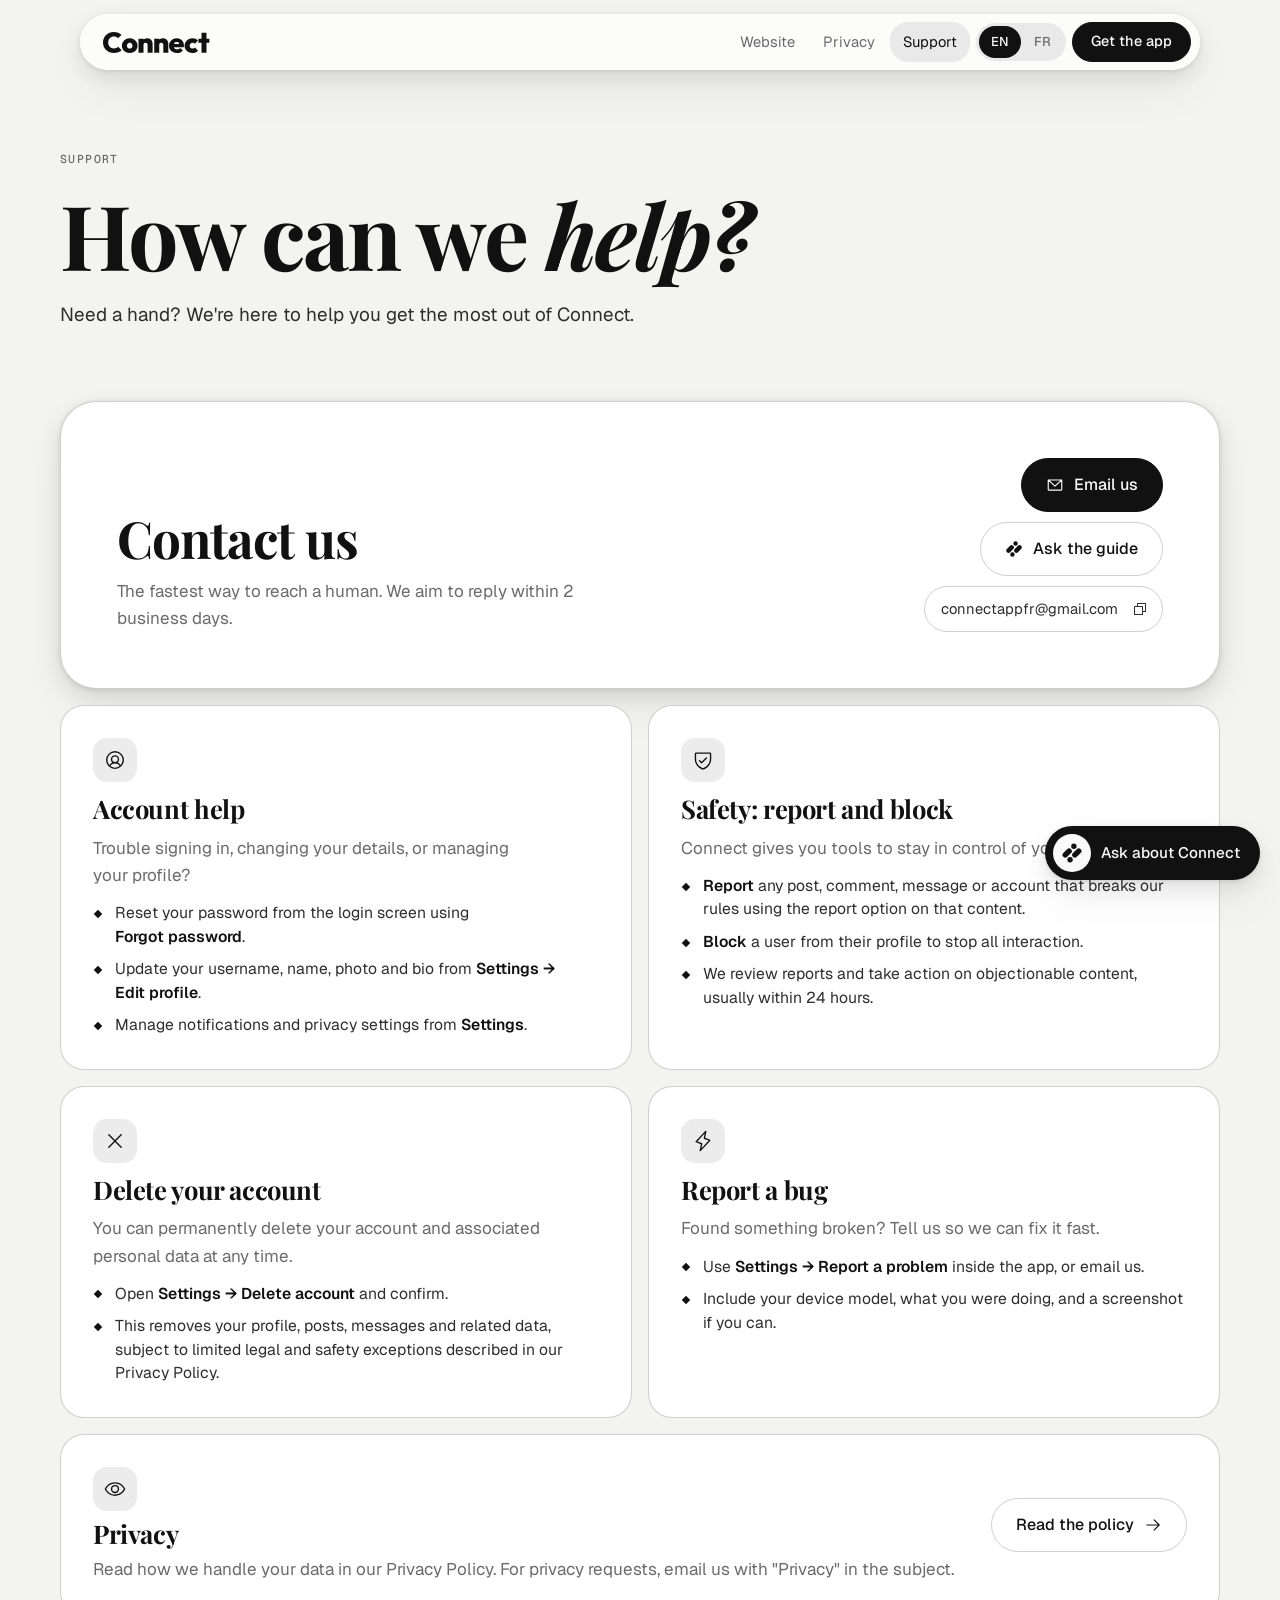
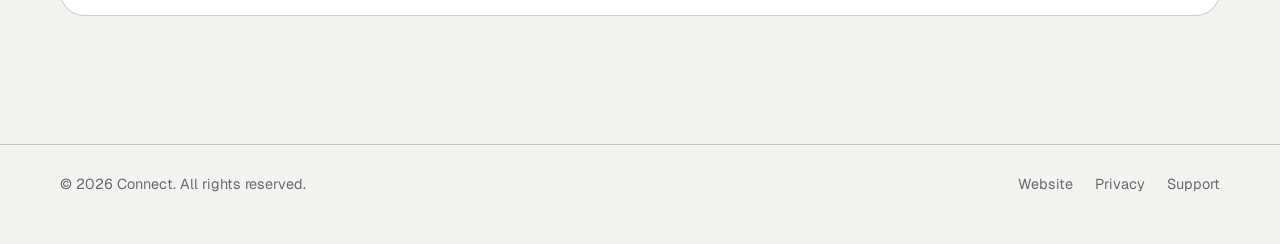
<file: support.html>
<!doctype html>
<html lang="en" data-title-en="Connect Support" data-title-fr="Aide Connect" data-base="" data-guide="support">
<head>
<meta charset="utf-8">
<meta name="viewport" content="width=device-width, initial-scale=1, viewport-fit=cover">
<title>Connect Support</title>
<meta name="description" content="Need a hand? We're here to help you get the most out of Connect.">
<meta name="theme-color" content="#F3F3F2" media="(prefers-color-scheme: light)">
<meta name="theme-color" content="#0A0A0A" media="(prefers-color-scheme: dark)">
<meta name="apple-itunes-app" content="app-id=6782110379">
<link rel="icon" href="assets/favicon.svg" type="image/svg+xml">
<link rel="apple-touch-icon" href="images/logo.png">
<link rel="preconnect" href="https://fonts.googleapis.com">
<link rel="preconnect" href="https://fonts.gstatic.com" crossorigin>
<link href="https://fonts.googleapis.com/css2?family=Geist:wght@400;500;600&family=Geist+Mono:wght@400;500&family=Playfair+Display:ital,wght@0,700;1,700&display=swap" rel="stylesheet">
<link rel="stylesheet" href="assets/connect.css">
</head>
<body>
<header class="nav" id="nav">
  <div class="nav__bar">
    <a class="wm" href="https://getconnectapp.github.io/" aria-label="Connect"><svg viewBox="0 0 3716.0 732.0"><use href="assets/sprite.svg#wm"/></svg></a>
    <nav class="nav__links" aria-label="Pages">
      <a href="https://getconnectapp.github.io/" data-fr="Le site">Website</a>
      <a href="privacy.html" data-fr="Confidentialité">Privacy</a>
      <a href="support.html" aria-current="page" data-fr="Aide">Support</a>
    </nav>
    <div class="seg" id="lang" role="group" aria-label="Language">
      <span class="seg__pill"></span>
      <button type="button" data-lang="en" aria-pressed="true">EN</button>
      <button type="button" data-lang="fr" aria-pressed="false">FR</button>
    </div>
    <a class="btn btn--ink btn--sm" href="https://apps.apple.com/app/id6782110379" data-fr="Télécharger">Get the app</a>
  </div>
</header>
<main id="top">
  <section class="wrap hero">
    <p class="label" data-fr="Aide">Support</p>
    <h1 class="display" data-fr="Besoin <em>d'un coup de main ?</em>">How can we <em>help?</em></h1>
    <p class="lead" data-fr="On est là pour t'aider à profiter au maximum de Connect.">Need a hand? We're here to help you get the most out of Connect.</p>
  </section>

  <div class="wrap help">
    <div class="contact">
      <div>
        <h2 data-fr="Nous contacter">Contact us</h2>
        <p data-fr="Le moyen le plus rapide de parler à un humain. Nous essayons de répondre sous 2 jours ouvrés.">The fastest way to reach a human. We aim to reply within 2 business days.</p>
      </div>
      <div class="contact__cta">
        <a class="btn btn--ink btn--lg" href="mailto:connectappfr@gmail.com"><svg class="i"><use href="assets/sprite.svg#envelope"/></svg><span data-fr="Nous écrire">Email us</span></a>
        <button class="btn btn--lg" type="button" data-open-guide><svg class="i" viewBox="0 0 240 240"><use href="assets/sprite.svg#mk"/></svg><span data-fr="Demander au guide">Ask the guide</span></button>
        <span class="mail"><span>connectappfr@gmail.com</span><button type="button" data-copy="connectappfr@gmail.com" aria-label="Copy email address"><svg class="i i--copy"><use href="assets/sprite.svg#copy"/></svg><svg class="i i--ok"><use href="assets/sprite.svg#check"/></svg></button></span>
      </div>
    </div>

    <div class="topics">
    <article class="topic">
      <span class="topic__ico"><svg class="i"><use href="assets/sprite.svg#user-circle"/></svg></span>
      <div data-l="en"><h2>Account help</h2></div><div data-l="fr" hidden><h2>Aide sur le compte</h2></div>
      <p data-l="en">Trouble signing in, changing your details, or managing your profile?</p><p data-l="fr" hidden>Un souci pour te connecter, modifier tes infos ou gérer ton profil ?</p>
      <div data-l="en"><ul><li>Reset your password from the login screen using <b>Forgot password</b>.</li><li>Update your username, name, photo and bio from <b>Settings &rarr; Edit profile</b>.</li><li>Manage notifications and privacy settings from <b>Settings</b>.</li></ul></div><div data-l="fr" hidden><ul><li>Réinitialise ton mot de passe depuis l'écran de connexion avec <b>Mot de passe oublié</b>.</li><li>Modifie ton nom d'utilisateur, ton nom, ta photo et ta bio dans <b>Paramètres &rarr; Modifier le profil</b>.</li><li>Gère les notifications et la confidentialité dans <b>Paramètres</b>.</li></ul></div>
    </article>
    <article class="topic">
      <span class="topic__ico"><svg class="i"><use href="assets/sprite.svg#shield-check"/></svg></span>
      <div data-l="en"><h2>Safety: report and block</h2></div><div data-l="fr" hidden><h2>Sécurité : signaler et bloquer</h2></div>
      <p data-l="en">Connect gives you tools to stay in control of your experience.</p><p data-l="fr" hidden>Connect te donne des outils pour garder le contrôle de ton expérience.</p>
      <div data-l="en"><ul><li><b>Report</b> any post, comment, message or account that breaks our rules using the report option on that content.</li><li><b>Block</b> a user from their profile to stop all interaction.</li><li>We review reports and take action on objectionable content, usually within 24 hours.</li></ul></div><div data-l="fr" hidden><ul><li><b>Signale</b> une publication, un commentaire, un message ou un compte qui enfreint nos règles avec l'option de signalement sur ce contenu.</li><li><b>Bloque</b> un utilisateur depuis son profil pour arrêter toute interaction.</li><li>Nous examinons les signalements et agissons sur les contenus problématiques, en général sous 24 heures.</li></ul></div>
    </article>
    <article class="topic">
      <span class="topic__ico"><svg class="i"><use href="assets/sprite.svg#x"/></svg></span>
      <div data-l="en"><h2>Delete your account</h2></div><div data-l="fr" hidden><h2>Supprimer ton compte</h2></div>
      <p data-l="en">You can permanently delete your account and associated personal data at any time.</p><p data-l="fr" hidden>Tu peux supprimer définitivement ton compte et les données personnelles associées à tout moment.</p>
      <div data-l="en"><ul><li>Open <b>Settings &rarr; Delete account</b> and confirm.</li><li>This removes your profile, posts, messages and related data, subject to limited legal and safety exceptions described in our Privacy Policy.</li></ul></div><div data-l="fr" hidden><ul><li>Ouvre <b>Paramètres &rarr; Supprimer le compte</b> et confirme.</li><li>Cela supprime ton profil, tes publications, tes messages et les données liées, sous réserve de quelques exceptions légales et de sécurité décrites dans notre Politique de confidentialité.</li></ul></div>
    </article>
    <article class="topic">
      <span class="topic__ico"><svg class="i"><use href="assets/sprite.svg#lightning"/></svg></span>
      <div data-l="en"><h2>Report a bug</h2></div><div data-l="fr" hidden><h2>Signaler un bug</h2></div>
      <p data-l="en">Found something broken? Tell us so we can fix it fast.</p><p data-l="fr" hidden>Quelque chose ne marche pas ? Dis-le-nous pour qu'on le corrige vite.</p>
      <div data-l="en"><ul><li>Use <b>Settings &rarr; Report a problem</b> inside the app, or email us.</li><li>Include your device model, what you were doing, and a screenshot if you can.</li></ul></div><div data-l="fr" hidden><ul><li>Utilise <b>Paramètres &rarr; Signaler un problème</b> dans l'app, ou écris-nous.</li><li>Indique le modèle de ton appareil, ce que tu faisais, et une capture d'écran si tu peux.</li></ul></div>
    </article>
      <article class="topic topic--wide">
        <div>
          <span class="topic__ico"><svg class="i"><use href="assets/sprite.svg#eye"/></svg></span>
          <h2 data-fr="Confidentialité">Privacy</h2>
          <p data-l="en">Read how we handle your data in our Privacy Policy. For privacy requests, email us with "Privacy" in the subject.</p>
          <p data-l="fr" hidden>Découvre comment nous traitons tes données dans notre Politique de confidentialité. Pour une demande liée à tes données, écris-nous avec « Confidentialité » dans l'objet.</p>
        </div>
        <a class="btn btn--lg" href="privacy.html"><span data-fr="Lire la politique">Read the policy</span><svg class="i"><use href="assets/sprite.svg#arrow-right"/></svg></a>
      </article>
    </div>
  </div>
</main>
<footer>
  <div class="wrap foot">
    <span data-fr="© 2026 Connect. Tous droits réservés.">© 2026 Connect. All rights reserved.</span>
    <nav aria-label="Legal">
      <a href="https://getconnectapp.github.io/" data-fr="Le site">Website</a>
      <a href="privacy.html" data-fr="Confidentialité">Privacy</a>
      <a href="support.html" data-fr="Aide">Support</a>
    </nav>
  </div>
</footer>
<script src="assets/connect.js"></script>
<script src="assets/guide.js"></script>
</body>
</html>
</file>
<file: assets/connect.css>
/* Connect, For Real · legal, support and shared-link pages.
   Same tokens, type and parts as getconnectapp.github.io. */
:root {
  --ground: #F3F3F2; --card: #FFFFFF; --ink: #111111; --ink-2: #2E2E2E;
  --muted: #6B6B6B; --faint: #A3A3A3;
  --line: rgba(17,17,17,.20); --line-soft: rgba(17,17,17,.08);
  --inverse: #111111; --on-inverse: #FAFAFA;
  --glass: rgba(255,255,255,.70); --glass-edge: rgba(255,255,255,.78);
  --shadow: 0 1px 5px rgba(0,0,0,.11), 0 8px 22px rgba(0,0,0,.09), 0 20px 46px rgba(0,0,0,.05);
  --f-display: "Playfair Display", "Didot", "Bodoni 72", Georgia, serif;
  --f-body: "Geist", system-ui, -apple-system, "Segoe UI", Roboto, sans-serif;
  --f-mono: "Geist Mono", ui-monospace, "SF Mono", Menlo, monospace;
  --ease: cubic-bezier(.2,.8,.2,1);
  color-scheme: light;
}
@media (prefers-color-scheme: dark) {
  :root {
    --ground: #0A0A0A; --card: #161616; --ink: #F1F1F1; --ink-2: #D6D6D6;
    --muted: #9A9A9A; --faint: #5E5E5E;
    --line: rgba(255,255,255,.18); --line-soft: rgba(255,255,255,.07);
    --inverse: #F1F1F1; --on-inverse: #111111;
    --glass: rgba(30,30,30,.66); --glass-edge: rgba(255,255,255,.10);
    --shadow: 0 1px 5px rgba(0,0,0,.5), 0 8px 22px rgba(0,0,0,.35), 0 20px 46px rgba(0,0,0,.25);
    color-scheme: dark;
  }
}

*, *::before, *::after { box-sizing: border-box; }
html { overflow-x: clip; -webkit-text-size-adjust: 100%; scroll-behavior: smooth; }
body { margin: 0; background: var(--ground); color: var(--ink); font-family: var(--f-body); font-size: 1.0625rem; line-height: 1.6; -webkit-font-smoothing: antialiased; }
h1, h2, h3, p { margin: 0; }
h1, h2, h3 { text-wrap: balance; }
p, li { text-wrap: pretty; }
a { color: inherit; }
ul { list-style: none; margin: 0; padding: 0; }
button { font: inherit; color: inherit; background: none; border: 0; padding: 0; cursor: pointer; }
:focus-visible { outline: 2px solid var(--ink); outline-offset: 3px; border-radius: 12px; }
::selection { background: var(--ink); color: var(--ground); }
svg { fill: currentColor; }
svg.i { width: 1em; height: 1em; flex: none; }
.wrap { max-width: 1240px; margin-inline: auto; padding-inline: clamp(16px, 4vw, 40px); }
.label { font-family: var(--f-mono); font-size: .72rem; letter-spacing: .12em; text-transform: uppercase; color: var(--muted); font-weight: 500; }
.display { font-family: var(--f-display); font-weight: 700; letter-spacing: -.022em; line-height: 1.02; }
.display em { font-style: italic; }
[hidden] { display: none !important; }
section, h2 { scroll-margin-top: 100px; }

/* nav */
.nav { position: fixed; z-index: 50; left: 0; right: 0; top: calc(env(safe-area-inset-top, 0px) + 14px); padding-inline: 12px; pointer-events: none; transition: transform .5s var(--ease); }
.nav.is-hidden { transform: translateY(calc(-100% - 70px)); }
.nav__bar { pointer-events: auto; max-width: 1120px; margin-inline: auto; height: 56px; border-radius: 28px; display: flex; align-items: center; gap: 6px; padding: 0 8px 0 22px;
  background: var(--glass); -webkit-backdrop-filter: blur(18px) saturate(1.5); backdrop-filter: blur(18px) saturate(1.5); border: 1px solid var(--glass-edge); box-shadow: var(--shadow); }
.wm { display: flex; align-items: center; color: var(--ink); margin-right: auto; }
.wm svg { height: 21px; width: auto; fill: currentColor; }
.nav__links { display: flex; gap: 2px; }
.nav__links a { font-size: .92rem; text-decoration: none; color: var(--muted); padding: 8px 13px; border-radius: 18px; transition: color .2s, background .2s; }
.nav__links a:hover, .nav__links a[aria-current="page"] { color: var(--ink); background: var(--line-soft); }
.seg { position: relative; display: inline-grid; grid-auto-flow: column; grid-auto-columns: 1fr; background: var(--line-soft); border-radius: 999px; padding: 3px; }
.seg__pill { position: absolute; top: 3px; bottom: 3px; left: 3px; width: calc((100% - 6px) / 2); border-radius: 999px; background: var(--inverse); transition: transform .32s var(--ease); }
.seg button { position: relative; z-index: 1; padding: 6px 12px; font-size: .8rem; font-weight: 500; color: var(--muted); transition: color .25s; border-radius: 999px; }
.seg button[aria-pressed="true"] { color: var(--on-inverse); }
.btn { display: inline-flex; align-items: center; justify-content: center; gap: 10px; text-decoration: none; border-radius: 999px; font-weight: 500; white-space: nowrap; transition: background .2s, border-color .2s; border: 1.2px solid var(--line); }
.btn:hover { border-color: var(--ink); }
.btn--ink { background: var(--inverse); color: var(--on-inverse); border-color: var(--inverse); }
.btn--sm { height: 40px; padding: 0 18px; font-size: .9rem; }
.btn--lg { height: 54px; padding: 0 24px; font-size: 1rem; }
.btn svg.i { width: 18px; height: 18px; }
.badge { display: inline-flex; border-radius: 12px; }
.badge img { height: 52px; width: auto; display: block; }

/* page hero */
.hero { padding-top: calc(env(safe-area-inset-top, 0px) + 150px); padding-bottom: clamp(40px, 6vw, 72px); display: flex; flex-direction: column; gap: 20px; }
.hero h1 { font-size: clamp(3rem, 7vw, 6rem); }
.hero .lead { font-size: 1.18rem; line-height: 1.55; color: var(--ink-2); max-width: 46ch; }
.updated { display: inline-flex; align-self: flex-start; align-items: center; gap: 8px; padding: 7px 14px; border-radius: 999px; border: 1.2px solid var(--line); font-size: .88rem; color: var(--ink-2); }
.updated::before { content: ""; width: 6px; height: 6px; transform: rotate(45deg); background: var(--ink); }

/* reading layout with an index */
.doc { display: grid; grid-template-columns: 240px minmax(0, 1fr); gap: clamp(32px, 6vw, 88px); align-items: start; padding-bottom: clamp(80px, 10vw, 140px); }
.toc { position: sticky; top: 100px; display: flex; flex-direction: column; gap: 14px; }
.toc ol { list-style: none; margin: 0; padding: 0; display: flex; flex-direction: column; border-left: 1.2px solid var(--line-soft); }
.toc a { display: block; padding: 6px 0 6px 16px; margin-left: -1.2px; border-left: 1.2px solid transparent; font-size: .9rem; line-height: 1.35; color: var(--muted); text-decoration: none; transition: color .2s, border-color .2s; }
.toc a:hover { color: var(--ink); }
.toc a.is-on { color: var(--ink); border-left-color: var(--ink); font-weight: 500; }
.toc__m { display: none; }
.prose { max-width: 70ch; display: flex; flex-direction: column; gap: clamp(44px, 6vw, 64px); }
.prose section { display: flex; flex-direction: column; gap: 14px; }
.prose h2 { font-family: var(--f-display); font-weight: 700; font-size: clamp(1.7rem, 2.8vw, 2.3rem); line-height: 1.1; letter-spacing: -.02em; margin-bottom: 4px; }
.prose p { color: var(--ink-2); }
.prose ul { display: flex; flex-direction: column; gap: 10px; margin-top: 4px; }
.prose li { position: relative; padding-left: 24px; color: var(--ink-2); }
.prose li::before { content: ""; position: absolute; left: 2px; top: .66em; width: 6px; height: 6px; transform: rotate(45deg); background: var(--ink); }
.prose li b { color: var(--ink); font-weight: 600; }
.prose a { text-decoration-thickness: 1.2px; text-underline-offset: 3px; }
.short { background: var(--card); border: 1.2px solid var(--line); border-radius: 24px; padding: clamp(22px, 3.4vw, 36px); box-shadow: var(--shadow); }
.short h2 { font-size: clamp(1.5rem, 2.4vw, 1.9rem); }

/* support */
.help { padding-bottom: clamp(80px, 10vw, 140px); display: flex; flex-direction: column; gap: 16px; }
.contact { display: grid; grid-template-columns: minmax(0, 1fr) auto; gap: 28px; align-items: end; padding: clamp(26px, 5vw, 56px); border-radius: 36px; background: var(--card); border: 1.2px solid var(--line); box-shadow: var(--shadow); }
.contact h2 { font-family: var(--f-display); font-size: clamp(2rem, 4vw, 3.2rem); line-height: 1.05; letter-spacing: -.02em; }
.contact p { color: var(--muted); margin-top: 12px; max-width: 46ch; }
.contact__cta { display: flex; flex-direction: column; align-items: flex-end; gap: 10px; }
.mail { display: inline-flex; align-items: center; gap: 4px; padding: 4px 4px 4px 16px; border-radius: 999px; border: 1.2px solid var(--line); font-size: .92rem; color: var(--ink-2); }
.mail button { width: 36px; height: 36px; border-radius: 50%; display: grid; place-items: center; transition: background .2s; }
.mail button:hover { background: var(--line-soft); }
.mail .i { width: 16px; height: 16px; }
.mail .i--ok { display: none; }
.mail.is-copied .i--copy { display: none; }
.mail.is-copied .i--ok { display: block; }
.topics { display: grid; grid-template-columns: repeat(2, minmax(0, 1fr)); gap: 16px; }
.topic { background: var(--card); border: 1.2px solid var(--line); border-radius: 24px; padding: clamp(22px, 3vw, 32px); display: flex; flex-direction: column; gap: 12px; }
.topic__ico { width: 44px; height: 44px; border-radius: 14px; background: var(--line-soft); display: grid; place-items: center; }
.topic__ico .i { width: 22px; height: 22px; }
.topic h2 { font-family: var(--f-display); font-size: 1.6rem; line-height: 1.12; letter-spacing: -.015em; }
.topic p { color: var(--muted); }
.topic ul { display: flex; flex-direction: column; gap: 9px; }
.topic li { position: relative; padding-left: 22px; color: var(--ink-2); font-size: .98rem; line-height: 1.5; }
.topic li::before { content: ""; position: absolute; left: 2px; top: .62em; width: 6px; height: 6px; transform: rotate(45deg); background: var(--ink); }
.topic li b { color: var(--ink); font-weight: 600; }
.topic--wide { grid-column: 1 / -1; flex-direction: row; align-items: center; justify-content: space-between; gap: 20px; flex-wrap: wrap; }
.topic--wide > div { display: flex; flex-direction: column; gap: 8px; }

/* footer */
footer { border-top: 1.2px solid var(--line); }
.foot { display: flex; justify-content: space-between; gap: 18px 24px; flex-wrap: wrap; padding-block: 28px calc(48px + env(safe-area-inset-bottom, 0px)); color: var(--muted); font-size: .9rem; }
.foot nav { display: flex; gap: 22px; flex-wrap: wrap; }
.foot a { text-decoration: none; }
.foot a:hover { color: var(--ink); }

/* shared-link page */
.share { min-height: 100vh; min-height: 100svh; display: flex; flex-direction: column; align-items: center; justify-content: center; gap: 22px; padding: max(28px, env(safe-area-inset-top)) 16px max(28px, env(safe-area-inset-bottom)); }
.share__card { width: 100%; max-width: 420px; background: var(--card); border: 1.2px solid var(--line); border-radius: 32px; box-shadow: var(--shadow); padding: 36px 26px 26px; text-align: center; display: flex; flex-direction: column; align-items: center; }
.share__wm { color: var(--ink); margin-bottom: 30px; }
.share__wm svg { height: 26px; width: auto; fill: currentColor; display: block; }
.share__kind { margin-bottom: 10px; }
.share h1 { font-family: var(--f-display); font-weight: 700; font-size: clamp(1.8rem, 7vw, 2.2rem); line-height: 1.1; letter-spacing: -.02em; overflow-wrap: anywhere; }
.share__lead { color: var(--muted); margin: 12px 0 28px; max-width: 32ch; }
.share__acts { width: 100%; display: flex; flex-direction: column; align-items: center; gap: 12px; }
.share__acts .btn--ink { width: 100%; height: 54px; font-size: 1rem; }
.share__hint { margin-top: 18px; font-size: .88rem; color: var(--muted); max-width: 32ch; }
.share__foot { display: flex; gap: 20px; font-size: .86rem; color: var(--muted); }
.share__foot a { text-decoration: none; }
.share__foot a:hover { color: var(--ink); }

@media (max-width: 900px) {
  .nav__links { display: none; }
  .doc { grid-template-columns: minmax(0, 1fr); }
  .toc { display: none; }
  .toc__m { display: block; border: 1.2px solid var(--line); border-radius: 20px; background: var(--card); margin-bottom: 8px; }
  .toc__m summary { list-style: none; cursor: pointer; padding: 14px 18px; display: flex; justify-content: space-between; align-items: center; font-weight: 500; }
  .toc__m summary::-webkit-details-marker { display: none; }
  .toc__m summary .i { transition: transform .3s var(--ease); }
  .toc__m[open] summary .i { transform: rotate(90deg); }
  .toc__m ol { list-style: none; margin: 0; padding: 0 18px 14px; display: flex; flex-direction: column; }
  .toc__m a { display: block; padding: 7px 0; color: var(--muted); text-decoration: none; font-size: .95rem; border-top: 1.2px solid var(--line-soft); }
  .contact { grid-template-columns: minmax(0, 1fr); }
  .contact__cta { align-items: stretch; }
  .topics { grid-template-columns: minmax(0, 1fr); }
}
@media (max-width: 520px) {
  .nav__bar { padding-left: 16px; }
  .wm svg { height: 18px; }
  .nav .btn--sm { padding: 0 14px; }
  .contact .btn--lg { width: 100%; }
}
@media (prefers-reduced-motion: reduce) { html { scroll-behavior: auto; } * { transition-duration: .01ms !important; } }

/* ---------- guide (same as getconnectapp.github.io) ---------- */
:root{--fill:#E8E8E7;--fill-2:#F3F3F2}@media (prefers-color-scheme:dark){:root{--fill:#222222;--fill-2:#2E2E2E}}
.g-launch{position:fixed;z-index:60;right:20px;bottom:calc(env(safe-area-inset-bottom,0px) + 20px);display:flex;align-items:center;gap:10px;height:54px;padding:0 20px 0 8px;border-radius:27px;background:var(--inverse);color:var(--on-inverse);box-shadow:var(--shadow);font-weight:500;font-size:.95rem;transition:opacity .2s,transform .5s var(--ease)}
.g-launch .mk{width:38px;height:38px;border-radius:50%;background:var(--on-inverse);color:var(--inverse);display:grid;place-items:center}
.g-launch .mk svg{width:22px;height:22px}
.g-launch[data-dot="1"]::after{content:"";position:absolute;top:6px;left:36px;width:10px;height:10px;border-radius:50%;background:var(--on-inverse);border:2px solid var(--inverse)}
.g-launch.is-hidden{opacity:0;transform:scale(.9);pointer-events:none}
.guide[hidden]{display:none}
.guide{position:fixed;z-index:70;right:20px;bottom:calc(env(safe-area-inset-bottom,0px) + 20px);width:min(410px,calc(100vw - 32px));height:min(640px,calc(100vh - 120px));display:flex;flex-direction:column;border-radius:28px;background:var(--card);border:1.2px solid var(--line);box-shadow:0 2px 8px rgba(0,0,0,.12),0 24px 60px -12px rgba(0,0,0,.3);overflow:hidden;transform-origin:bottom right;animation:g-in .38s var(--ease)}
@keyframes g-in{from{transform:translateY(14px) scale(.96)}to{transform:none}}
.g-head{display:flex;align-items:center;gap:12px;padding:16px 14px 14px 18px;border-bottom:1.2px solid var(--line-soft)}
.g-av{width:40px;height:40px;border-radius:50%;background:var(--inverse);color:var(--on-inverse);display:grid;place-items:center;flex:none}
.g-av svg{width:23px;height:23px}
.g-head b{display:block;font-size:1rem;font-weight:600;line-height:1.2}
.g-head small{display:flex;align-items:center;gap:6px;color:var(--muted);font-size:.78rem}
.g-head small i{width:7px;height:7px;border-radius:50%;background:var(--ink);display:block}
.g-x{margin-left:auto;width:38px;height:38px;border-radius:50%;display:grid;place-items:center;font-size:18px;color:var(--muted)}
.g-x:hover{background:var(--line-soft);color:var(--ink)}
.g-log{flex:1;overflow-y:auto;overscroll-behavior:contain;padding:18px 18px 8px;display:flex;flex-direction:column;gap:14px}
.m{max-width:88%;font-size:.95rem;line-height:1.5}
.m--me{align-self:flex-end;background:var(--inverse);color:var(--on-inverse);padding:10px 14px;border-radius:20px;border-bottom-right-radius:7px;white-space:pre-wrap}
.m--bot{align-self:flex-start;display:flex;flex-direction:column;gap:8px}
.m--bot p + p{margin-top:8px}
.m--bot ul{display:flex;flex-direction:column;gap:4px}
.m--bot li{display:flex;gap:8px}
.m--bot li::before{content:"";flex:none;width:5px;height:5px;margin-top:9px;transform:rotate(45deg);background:var(--ink)}
.m--bot b{font-weight:600}
.sk{display:flex;flex-direction:column;gap:8px;width:220px}
.sk i{display:block;height:11px;border-radius:6px;background:linear-gradient(90deg,var(--fill) 0%,var(--fill-2) 40%,var(--fill) 80%);background-size:300% 100%;animation:sk 1.4s ease-in-out infinite}
.sk i:nth-child(2){width:84%}.sk i:nth-child(3){width:58%}
@keyframes sk{from{background-position:100% 0}to{background-position:-100% 0}}
.g-chips{display:flex;gap:8px;padding:6px 18px 12px;overflow-x:auto;scrollbar-width:none}
.g-chips::-webkit-scrollbar{display:none}
.g-chips button{flex:none;font-size:.84rem;padding:8px 13px;border-radius:999px;border:1.2px solid var(--line);white-space:nowrap}
.g-chips button:hover{background:var(--line-soft)}
.g-chips button.tour{background:var(--inverse);color:var(--on-inverse);border-color:transparent}
.g-form{display:flex;align-items:flex-end;gap:8px;margin:0 12px 10px;padding:6px 6px 6px 16px;border-radius:24px;background:var(--line-soft)}
.g-form textarea{flex:1;min-width:0;border:0;background:transparent;resize:none;outline:none;font-size:.95rem;line-height:1.45;padding:8px 0;max-height:120px}
.g-form textarea::placeholder{color:var(--muted)}
.g-send{width:38px;height:38px;border-radius:50%;background:var(--inverse);color:var(--on-inverse);display:grid;place-items:center;font-size:17px;flex:none}
.g-send:disabled{opacity:.35;cursor:default}
.g-note{font-size:.72rem;color:var(--faint);text-align:center;padding:0 16px 12px}
@keyframes sk{from{background-position:100% 0}to{background-position:-100% 0}}
.m--bot a{text-decoration:underline;text-underline-offset:3px}
@media (max-width:700px){.guide{right:8px;left:8px;bottom:calc(env(safe-area-inset-bottom,0px) + 8px);width:auto;height:min(78vh,620px)}.g-launch{right:14px;bottom:calc(env(safe-area-inset-bottom,0px) + 14px)}}
</file>
